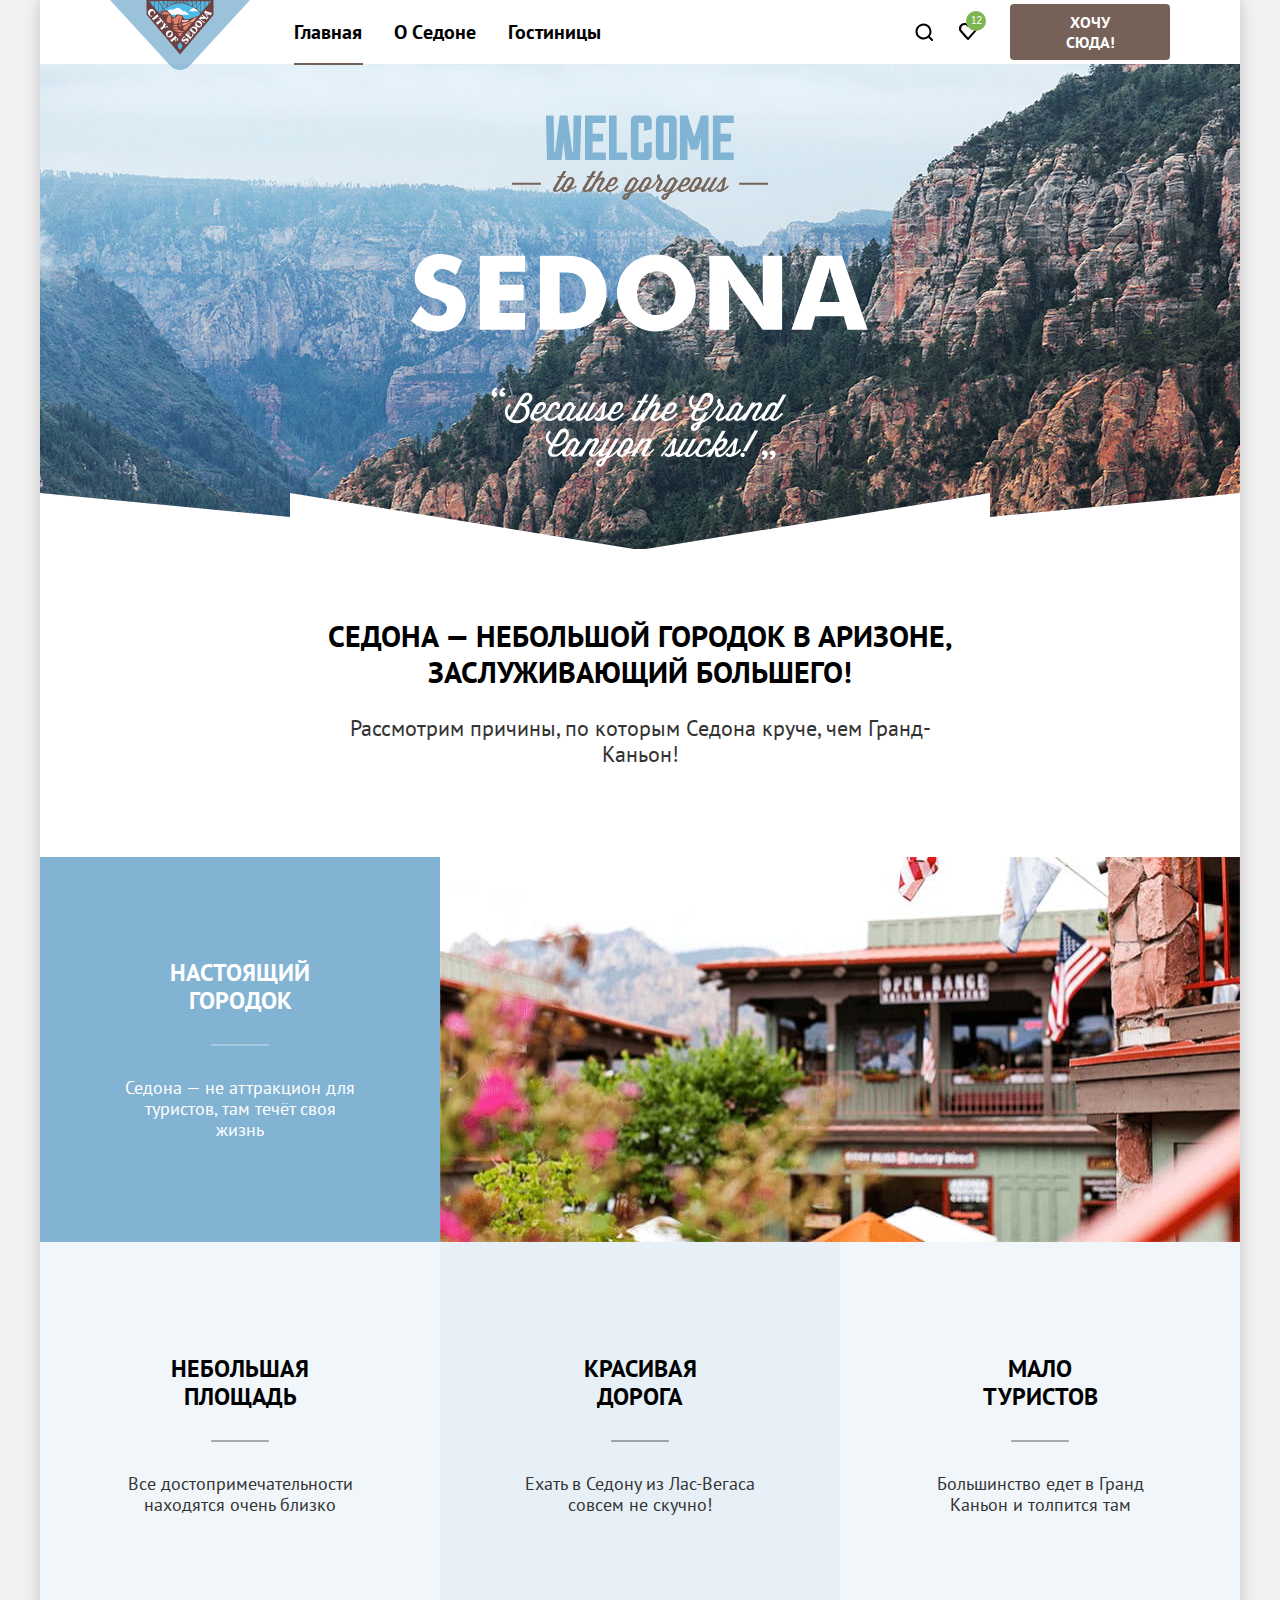
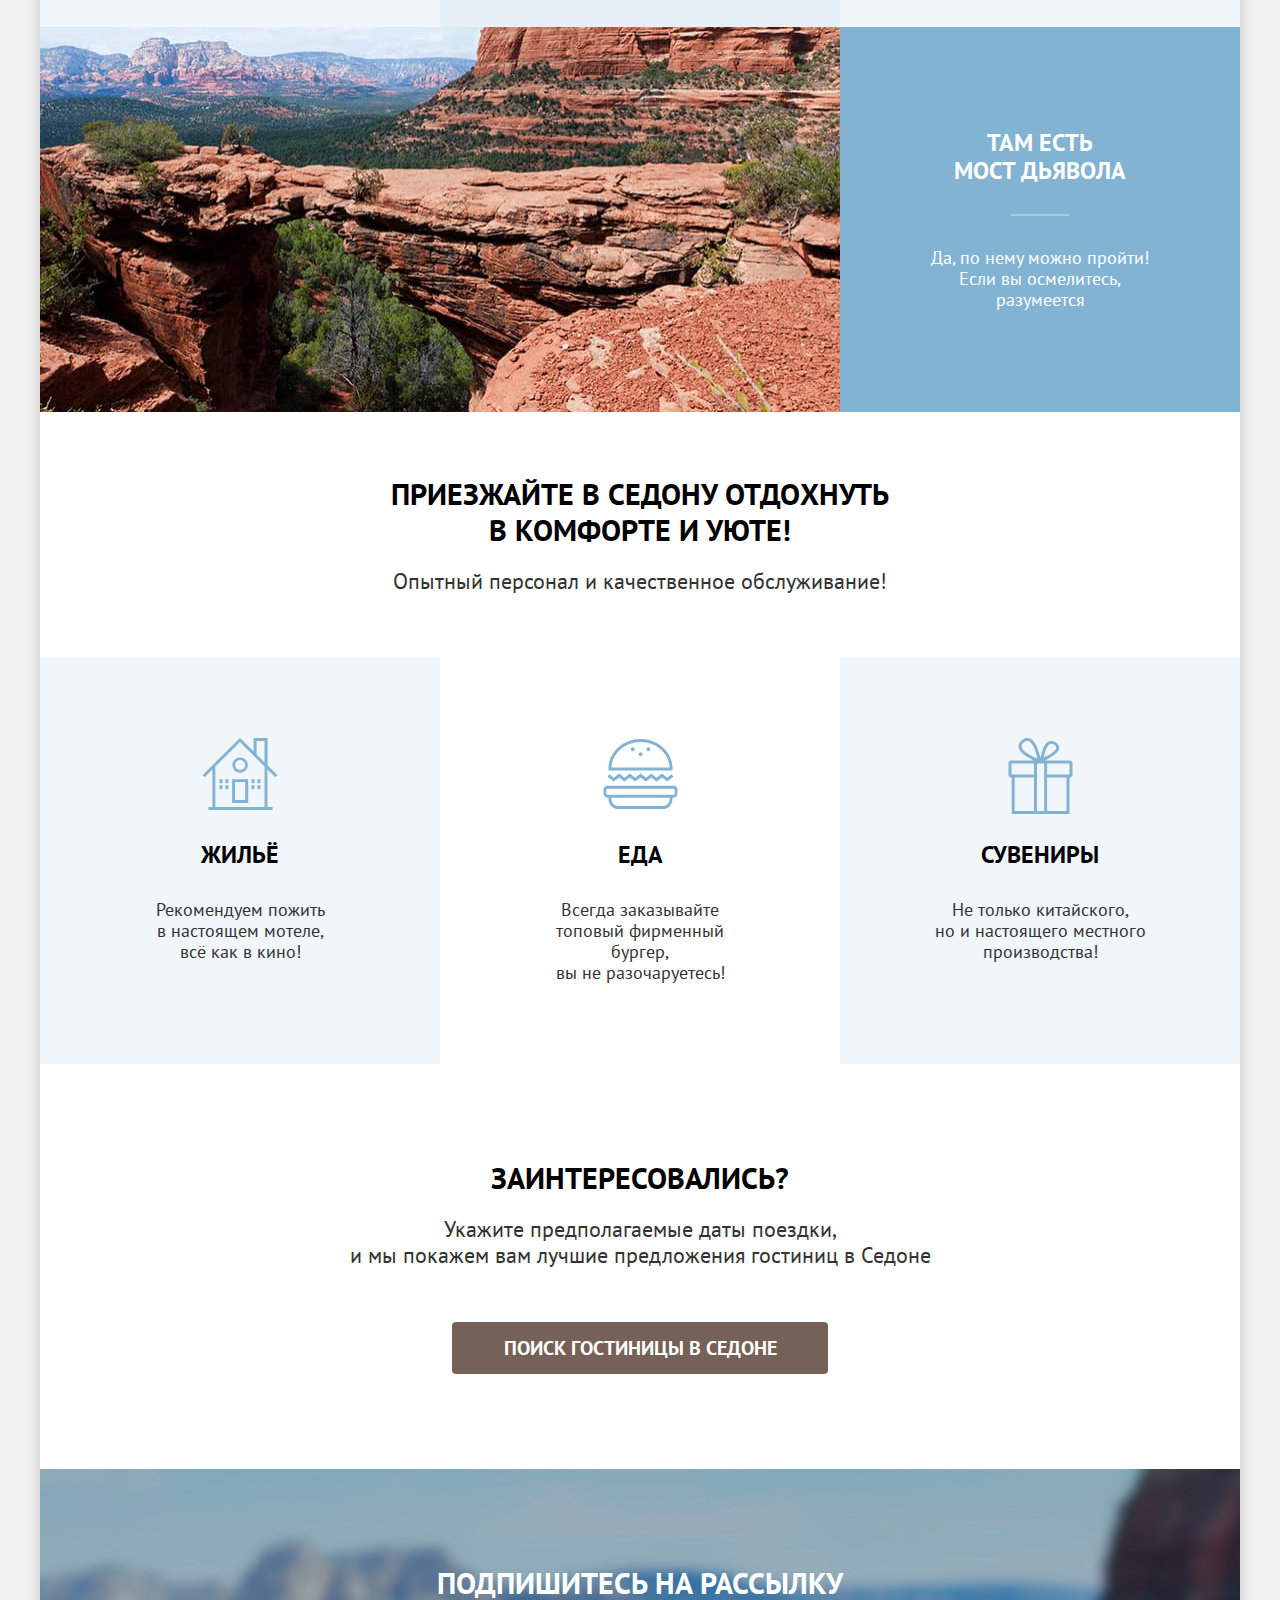
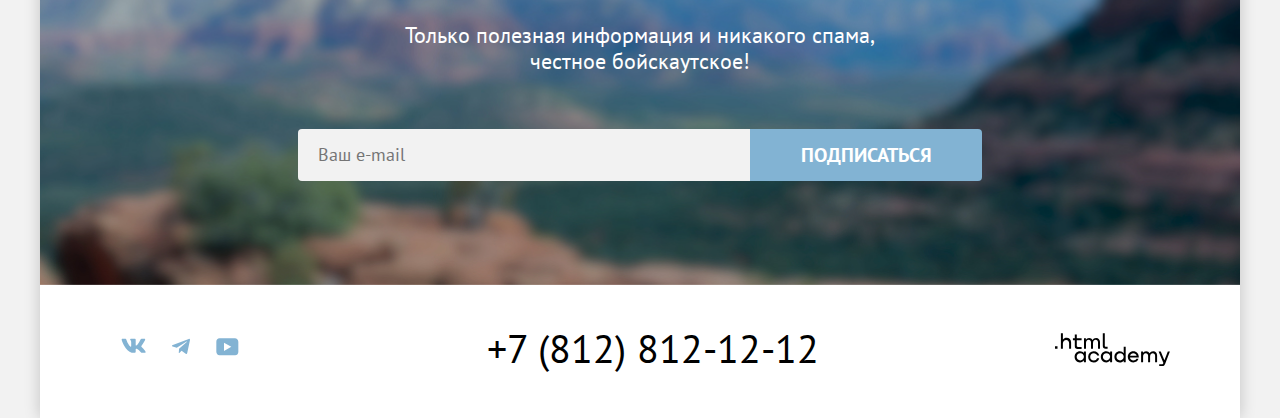
<file: index.html>
<!DOCTYPE html>
<html lang="ru">

  <head>
    <meta charset="utf-8">
    <link rel="stylesheet" href="styles/styles.css">
    <link rel="icon" href="favicon.ico">
    <link rel="icon" type="image/png" href="./images/favicon-32x32.png">
    <title>HTML Academy: Седона</title>
  </head>

  <body>
    <div class="container">
      <!-- хедер -->
      <header class="header-sedona" data-test="header">
        <a class="header-sedona-logotip" href="index.html">
          <img src="images/logo.svg" width="140" height="70" alt="Логотип компании sedona."></a>
        <nav class="header-sedona-navigation">
          <ul class="header-sedona-navigation-list">
            <li class="header-sedona-navigation-item ">
              <a class="header-sedona-navigation-link home-open-link" aria-current="page" href="index.html">Главная</a>
            </li>
            <li class="header-sedona-navigation-item">
              <a class="header-sedona-navigation-link" href="#">О Cедоне</a>
            </li>
            <li class="header-sedona-navigation-item">
              <a class="header-sedona-navigation-link" href="catalog.html">Гостиницы</a>
            </li>
          </ul>
          <ul class="header-sedona-navigation-list  header-sedona-icon">
            <li class="header-sedona-navigation-item navigation-search-icon">
              <a class="header-sedona-navigation-link navigation-search-link" href="#">
                <svg aria-label="иконка поиска" aria-hidden="true" focusable="false" role="img"
                  xmlns="http://www.w3.org/2000/svg" width="18" height="18" viewBox="0 0 18 18">
                  <path
                    d="m18.5 17-3.7-3.67c1-1.3 1.7-2.98 1.7-4.87A8 8 0 0 0 8.5.5C4.1.5.5 4.18.5 8.56a8 8 0 0 0 12.9 6.26l3.7 3.68 1.4-1.5Zm-10-2.48a6 6 0 0 1-6-5.96 6 6 0 0 1 12 0 6 6 0 0 1-6 5.96Z" />
                </svg>
                <span class="visually-hidden">Поиск</span></a>
            </li>
            <li class="header-sedona-navigation-item navigation-heart-icon">
              <button class="header-sedona-navigation-link navigation-heart-buttom" type="button">
                <svg aria-hidden="true" focusable="false" role="img" aria-label="иконка избранного в виде сердца"
                  xmlns="http://www.w3.org/2000/svg" width="18" height="17" viewBox="0 0 18 17">
                  <path
                    d="M8.9 17a.9.9 0 0 1-.8-.4c-5.4-6.1-6.7-7.5-7-7.9A5.4 5.4 0 0 1 5.5 0C6.8 0 8 .5 9 1.3a5.46 5.46 0 0 1 9 4.1c0 1.3-.5 2.5-1.3 3.4l-7 7.9c-.2.2-.4.3-.8.3Zm-6-9.5c.3.4 3.5 4 6.1 6.9l6.2-7c.5-.5.7-1.2.7-2 0-1.8-1.5-3.3-3.3-3.3-1 0-2 .5-2.7 1.3-.3.3-.6.4-.9.4-.3 0-.6-.2-.8-.4-.7-.8-1.7-1.3-2.7-1.3-1.8 0-3.3 1.5-3.3 3.3-.1.9.3 1.6.7 2.1-.1 0-.1 0 0 0Z" />
                </svg>
                <span class="visually-hidden">В избранном:
                  количество
                  отелей </span>
                <span class="header-sedona-navigation-namber">12</span></button>
            </li>
            <li class="header-sedona-navigation-item">
              <button class="header-sedona-navigation-link header-sedona-navigation-button" type="button"><span
                  class="header-navigation-text">Хочу
                  сюда!</span></button>
            </li>
          </ul>
        </nav>
      </header>
      <main class="main-container main-sedona" data-test="main">
        <section class="greetings-sedona">
          <h1 class="visually-hidden">Седона город в Аризоне</h1>
          <img class="mein-sedona-logo" src="images/welcome.svg" width="458" height="352"
            alt="Добропожаловать в Седону.">
        </section>
        <section class="attractions" data-test="hero">
          <div class="greeting-wrapper">
            <h2 class="greetings-title">
              Седона — небольшой городок в Аризоне, заслуживающий большего!
            </h2>
            <p class="greetings-text">
              Рассмотрим причины, по которым Седона круче, чем Гранд-Каньон!
            </p>
          </div>
          <!-- /* преимущества */ -->
          <ul class="attractions-list">
            <li class="attractions-item attractions-real-images">
              <div class="attraction-text-wrapper text-wrapper-img">
                <h3 class="attractions-title attractions-real-town-title"> Настоящий городок</h3>
                <p class="attractions-text attraction--text attractions-real-town-text">
                  Седона — не аттракцион для туристов, там течёт своя жизнь
                </p>
              </div>
              <div class="attractions-img-wrapp">
                <img class="attractions-real-town-img" src="images/photo-1.jpg" width="800" height="385"
                  alt="Домик на фоне гор с терассой.">
              </div>
            </li>
            <li class="attractions-item attractions-square">
              <div class="attraction-text-wrapper">
                <h3 class="attractions-title">Небольшая площадь</h3>
                <p class="attractions-text">
                  Все достопримечательности находятся очень близко
                </p>
              </div>
            </li>
            <li class="attractions-item attractions-road">
              <div class="attraction-text-wrapper">
                <h3 class="attractions-title">
                  Красивая<br>дорога
                </h3>
                <p class="attractions-text">
                  Ехать в Седону из Лас-Вегаса совсем не скучно!
                </p>
              </div>
            </li>
            <li class="attractions-item attractions-tourists">
              <div class="attraction-text-wrapper">
                <h3 class="attractions-title">Мало<br>туристов</h3>
                <p class="attractions-text">
                  Большинство едет в Гранд Каньон и толпится там
                </p>
              </div>
            </li>
            <li class="attractions-item attractions-devilis-images">
              <div class="attraction-text-wrapper text-wrapper-img">
                <h3 class="attractions-title attractions-devilis-bridge-title">
                  Там есть <br>мост дьявола
                </h3>
                <p class="attractions-text attraction--text attractions-devilis-bridge-text ">
                  Да, по нему можно пройти! Если вы осмелитесь, разумеется
                </p>
              </div>
              <div class="attractions-img-wrapp">
                <img class="attractions-devilis-bridge-img " src="images/photo-2.jpg" width="800" height="385"
                  alt="Домик на фоне гор с терассой.">
              </div>
            </li>
          </ul>
        </section>
        <!-- приезжай в Седону -->
        <section class="advantages" data-test="advantages">
          <div class="advantages-sedona-text">
            <h2 class="sedona-come-title">
              Приезжайте в Седону отдохнуть в комфорте и уюте!
            </h2>
            <p class="sedona-come-text">
              Опытный персонал и качественное обслуживание!
            </p>
          </div>
          <!-- офферы -->
          <ul class="advantages-list">
            <li class="advantages-item advantages-home">
              <div class="advantages-wrapper advantages-icon">
                <h3 class="advantages-title">Жильё</h3>
                <p class="advantages-text">
                  Рекомендуем пожить<br>в настоящем мотеле,<br> всё как в кино!
                </p>
              </div>
            </li>
            <li class="advantages-item advantages-food">
              <div class="advantages-wrapper advantages-icon">
                <h3 class="advantages-title">Еда</h3>
                <p class="advantages-text">
                  Всегда заказывайте<br> топовый фирменный бургер,<br> вы не разочаруетесь!
                </p>
              </div>
            </li>
            <li class="advantages-item advantages-souvenirs">
              <div class="advantages-wrapper advantages-icon">
                <h3 class="advantages-title">Сувениры</h3>
                <p class="advantages-text">
                  Не только китайского,<br> но и настоящего местного<br> производства!
                </p>
              </div>
            </li>
          </ul>
        </section>
        <!-- призыв к действию -->
        <section class="interested" data-test="search">
          <h2 class="interested-title">
            Заинтересовались?
          </h2>
          <p class="interested-text">
            Укажите предполагаемые даты поездки,<br> и мы покажем вам лучшие
            предложения гостиниц в Седоне
          </p>
          <a class="interested-link-button" href="#">
            Поиск гостиницы в Седоне
          </a>
        </section>
        <!-- подписаться на рассылку -->
        <section class="subscribe subscribe-images" data-test="subscribe">
          <div class="subscribe-wrapp">
            <h2 class="subscribe-title ">
              Подпишитесь на рассылку
            </h2>
            <p class="subscribe-text ">
              Только полезная информация и никакого спама, честное бойскаутское!
            </p>
          </div>
          <form class="subscribe-form" action="https://echo.htmlacademy.ru/" method="post">
            <label class="visually-hidden" for="subscribe-form">Укажите ваш email</label>
            <input class="subscribe-input" id="subscribe-form" type="email" name="email" placeholder="Ваш e-mail"
              required>
            <button class="subscribe-button" type="submit">Подписаться</button>
          </form>
        </section>
      </main>
      <footer class="sedona-footer" data-test="footer">
        <ul class="sedona-social-list">
          <li class="sedona-social-item">
            <a class="sedona-social-link" href="https://vk.com/htmlacademy">
              <span class="visually-hidden">Vkontakte</span>
              <svg class="social-icon" role="img" aria-label="иконка соцсети Vkontakte." aria-hidden="true"
                focusable="false" xmlns="http://www.w3.org/2000/svg" width="25" height="15" viewBox="0 0 25 15">
                <path fill-rule="evenodd"
                  d="M24.12 1.8c.16-.54 0-.94-.8-.94H20.7c-.67 0-.98.34-1.15.73 0 0-1.33 3.2-3.22 5.27-.61.6-.9.8-1.23.8-.16 0-.41-.2-.41-.75v-5.1c0-.66-.19-.95-.74-.95H9.82c-.42 0-.67.3-.67.59 0 .62.95.76 1.04 2.51v3.8c0 .83-.15.98-.48.98-.9 0-3.06-3.2-4.34-6.88-.25-.72-.5-1-1.18-1H1.57c-.75 0-.9.34-.9.73 0 .68.89 4.07 4.14 8.55 2.17 3.06 5.23 4.72 8 4.72 1.68 0 1.88-.37 1.88-1v-2.32c0-.74.16-.88.7-.88.38 0 1.05.19 2.6 1.66 1.79 1.75 2.08 2.54 3.08 2.54h2.63c.75 0 1.12-.37.9-1.1-.23-.72-1.08-1.77-2.2-3.02-.62-.71-1.54-1.48-1.82-1.86-.39-.5-.28-.71 0-1.15 0 0 3.2-4.42 3.54-5.93Z"
                  clip-rule="evenodd" />
              </svg>
            </a>
          </li>
          <li class="sedona-social-item">
            <a class="sedona-social-link" href="https://t.me/htmlacademy">
              <span class="visually-hidden">Telegram</span>
              <svg class="social-icon" role="img" aria-label="иконка соцсети Telegram." aria-hidden="true"
                focusable="false" xmlns="http://www.w3.org/2000/svg" width="18" height="17" viewBox="0 0 18 17">
                <path
                  d="M16.79.96.84 7.1c-1.09.44-1.08 1.05-.2 1.32l4.1 1.28 9.47-5.98c.44-.27.85-.13.52.17l-7.68 6.93-.28 4.22c.41 0 .6-.2.83-.41l1.99-1.94 4.13 3.06c.77.42 1.31.2 1.5-.71l2.72-12.8c.28-1.1-.43-1.61-1.16-1.28Z" />
              </svg></a>
          </li>
          <li class="sedona-social-item">
            <a class="sedona-social-link" href="https://www.youtube.com/user/htmlacademyru">
              <span class="visually-hidden">Youtube</span>
              <svg class="social-icon" role="img" aria-label="иконка соцсети Youtube." aria-hidden="true"
                focusable="false" xmlns="http://www.w3.org/2000/svg" width="23" height="18" viewBox="0 0 23 18">
                <path
                  d="M18.94.36H3.51C1.65.36.33 1.95.33 3.76v10.09c0 1.91 1.32 3.5 3.18 3.5h15.65c1.64 0 3.17-1.59 3.17-3.4V3.76c-.22-1.8-1.53-3.4-3.39-3.4ZM7.99 12.89V4.82l7.34 4.04-7.34 4.03Z" />
              </svg></a>
          </li>
        </ul>
        <address class="sedona-phone">
          <a class="sedona-footer-tel" href="tel:+78128121212">+7 (812) 812-12-12</a>
        </address>
        <div class="sedona-autor">
          <a class="sedona-autor-toggle" href="https://htmlacademy.ru/">
            <svg class="autor-icon" aria-hidden="true" focusable="false" aria-label="иконка соц сетей html academi "
              xmlns="http://www.w3.org/2000/svg" role="img" width="115" height="33" viewBox="0 0 115 33">
              <path
                d="M0 13.26v2.6h2.5v-2.6H0ZM11.6 4.86c-1.6 0-2.8.7-3.6 1.7h-.1V.36h-2v15.5h2v-5.3c0-2.1 1.3-3.6 3.3-3.6 1.8 0 2.9 1.4 2.9 3.2v5.7h2v-6.1c.1-3-1.8-4.9-4.5-4.9ZM26.6 5.16h-4.8v-3.7h-2v3.8h-1.9v2h1.9v6c0 1.7 1 2.7 2.7 2.7h4.1v-2h-3.7c-.7 0-1.1-.4-1.1-1.1v-5.7h4.8v-2ZM41.1 4.96c-1.6 0-2.9.8-3.5 2.1h-.1c-.6-1.2-1.8-2.1-3.4-2.1-1.4 0-2.5.8-3.1 1.8h-.1v-1.6H29v10.6h2v-5.4c0-2 1-3.5 2.6-3.5 1.5 0 2.4 1 2.4 2.6v6.3h2v-5.6c0-2.4 1.4-3.3 2.6-3.3 1.5 0 2.4 1 2.4 2.6v6.3h2v-6.5c.1-2.5-1.4-4.3-3.9-4.3ZM47.8 13.06c0 1.7 1 2.7 2.8 2.7h2v-2h-1.7c-.7 0-1.1-.4-1.1-1.1V.36h-2v12.7ZM28.9 20.06c-.9-1.1-2.2-1.8-3.9-1.8-3.1 0-5.4 2.3-5.4 5.6s2.3 5.6 5.4 5.6c1.8 0 3-.8 3.8-1.9h.1v1.6h2v-10.6h-2v1.5Zm-3.6 7.4c-2.2 0-3.6-1.6-3.6-3.6s1.4-3.6 3.6-3.6 3.6 1.6 3.6 3.6c0 1.9-1.4 3.6-3.6 3.6ZM44.2 22.36c-.5-2.4-2.6-4.1-5.4-4.1a5.4 5.4 0 0 0-5.6 5.6c0 3.1 2.2 5.6 5.6 5.6 2.8 0 4.9-1.8 5.4-4.2h-2.1a3.4 3.4 0 0 1-3.3 2.3c-2.2 0-3.6-1.6-3.6-3.6s1.4-3.6 3.6-3.6c1.6 0 2.8 1 3.3 2.2h2.1v-.2ZM55.1 20.06c-.9-1.1-2.2-1.8-3.9-1.8-3.1 0-5.4 2.3-5.4 5.6s2.3 5.6 5.4 5.6c1.8 0 3-.8 3.8-1.9h.1v1.6h2v-10.6h-2v1.5Zm-3.6 7.4c-2.2 0-3.6-1.6-3.6-3.6s1.4-3.6 3.6-3.6 3.6 1.6 3.6 3.6c0 1.9-1.5 3.6-3.6 3.6ZM68.7 20.16c-.9-1.1-2.2-1.9-3.9-1.9-3.1 0-5.4 2.3-5.4 5.6s2.2 5.6 5.4 5.6c1.7 0 3-.8 3.8-1.8h.1v1.5h2v-15.4h-2v6.4Zm-3.6 7.3c-2.2 0-3.6-1.6-3.6-3.6s1.4-3.6 3.6-3.6 3.6 1.6 3.6 3.6c-.1 2-1.5 3.6-3.6 3.6ZM78.3 18.26c-3.3 0-5.5 2.5-5.5 5.6 0 3 2.1 5.6 5.5 5.6 2.5 0 4.5-1.3 5.2-3.6h-2.1c-.5 1-1.6 1.6-3 1.6-1.9 0-3.3-1.3-3.4-2.9h8.8c.2-3.6-2-6.3-5.5-6.3Zm0 1.9c1.7 0 3 1 3.3 2.6h-6.5c.3-1.5 1.5-2.6 3.2-2.6ZM98.2 18.26c-1.6 0-2.9.8-3.6 2h-.1c-.6-1.2-1.8-2-3.4-2-1.4 0-2.5.7-3.1 1.8v-1.5h-1.9v10.6h2v-5.4c0-2 1-3.4 2.6-3.5 1.5 0 2.4 1 2.4 2.6v6.3h2v-5.6c0-2.4 1.4-3.3 2.6-3.3 1.5 0 2.4 1 2.4 2.6v6.3h2v-6.5c.1-2.6-1.4-4.4-3.9-4.4ZM109.4 27.36l-3.6-8.9h-2.2l4.8 11.6c-.3.9-.7 1.2-1.7 1.2h-2.5v2h2.5c1.8 0 2.8-.8 3.5-2.6l4.7-12.2h-2.1l-3.4 8.9Z" />
            </svg></a>
        </div>
      </footer>
      <!-- попап -->
      <div class="madal-container open-modal">
        <div class="modal modal-auth">
          <button class="modal-close-button" type="button">
            <span class="visually-hidden">Закрыть</span></button>
          <div class="modal-search">
            <h2 class="modal-search-title">Поиск гостиницы в Седоне</h2>
            <form action="https://echo.htmlacademy.ru/" method="post">
              <ul class="modal-list">
                <li class="modal-item">
                  <label class="label-input label-arrival" for="arrival">Дата Заезда:
                    <input class="modal-input arrival-input" id="arrival" type="text" name="arrival"
                      value="27 апреля 2020" placeholder="27 апреля 2020" required>
                    <span class="modal-text modal-warrning">Мы не можем отправить вас в прошлое.</span>
                  </label>
                </li>
                <li class="modal-item">
                  <label class="label-input label-departure" for="departure">Дата Выезда:
                    <input class="modal-input departure-input" id="departure" type="text" name="departure"
                      value="1 сентября 2023" placeholder="1 сентября 2023" required>
                    <span class="modal-text">На эти даты есть свободные номера. Пока есть.</span>
                  </label>
                </li>
              </ul>
              <ul class="modal-list modal--list">
                <li class="modal-item modal-sorting">
                  <label class="label-input modal-title" for="modal-adults">Взрослые:</label>
                  <div class="button-wrapper">
                    <button class="button-input minus" type="button">
                      <span class="visually-hidden">Уменьшить количество взрослых.</span>
                    </button>
                    <input class="modal-input input-adults" id="modal-adults" name="adults" type="number" value="2"
                      placeholder="2" required>
                    <button class="button-input plus" type="button">
                      <span class="visually-hidden">Увеличить количество взрослых. </span>
                    </button>
                  </div>
                </li>
                <li class="modal-item modal-sorting">
                  <label class="label-input modal-children" for="modal-children">Дети: </label>
                  <!-- тултип -->
                  <div class="tooltip-wrapper">
                    <span class="tooltip">
                      <button class="tooltip-toggle" type="button" aria-labelledby="tooltip-label-data">i</button>
                      <span class="tooltip-text" role="tooltip" id="tooltip-label-data">Укажите количество детей,
                        которые
                        будут с вами, возраст которых от 6 до
                        18 лет. Дети<br>до 6 лет размещаются бесплатно.</span>
                    </span>
                  </div>
                  <div class="button-wrapper">
                    <button class="button-input minus" type="button">
                      <span class="visually-hidden">Уменьшить количество детей.</span>
                    </button><input class="modal-input input-children" id="modal-children" type="number" name="children"
                      value="2" placeholder="2">
                    <button class="button-input plus" type="button">
                      <span class="visually-hidden">Увеличить количество детей.</span>
                    </button>
                  </div>
                </li>
              </ul>
              <button class="modal-find" type="submit">Найти</button>
            </form>
          </div>
        </div>
      </div>
    </div>
  </body>

</html>
</file>
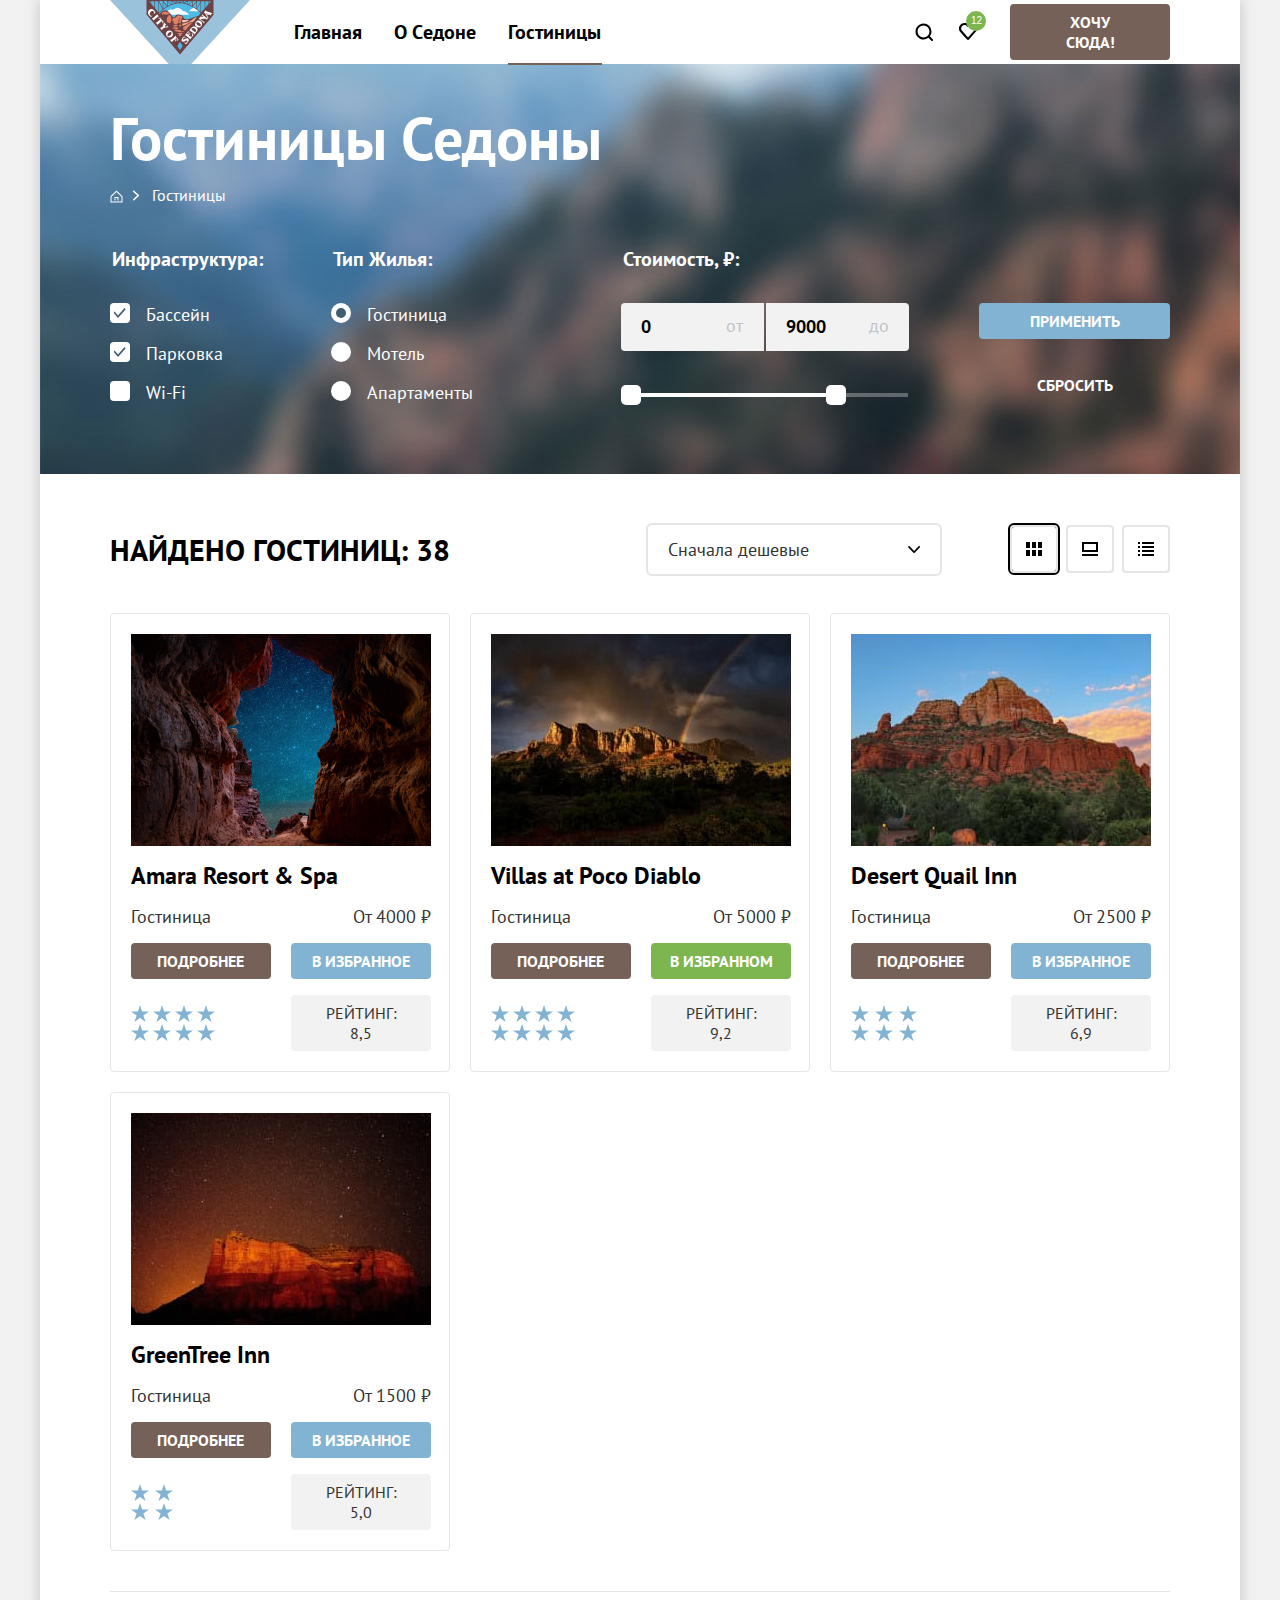
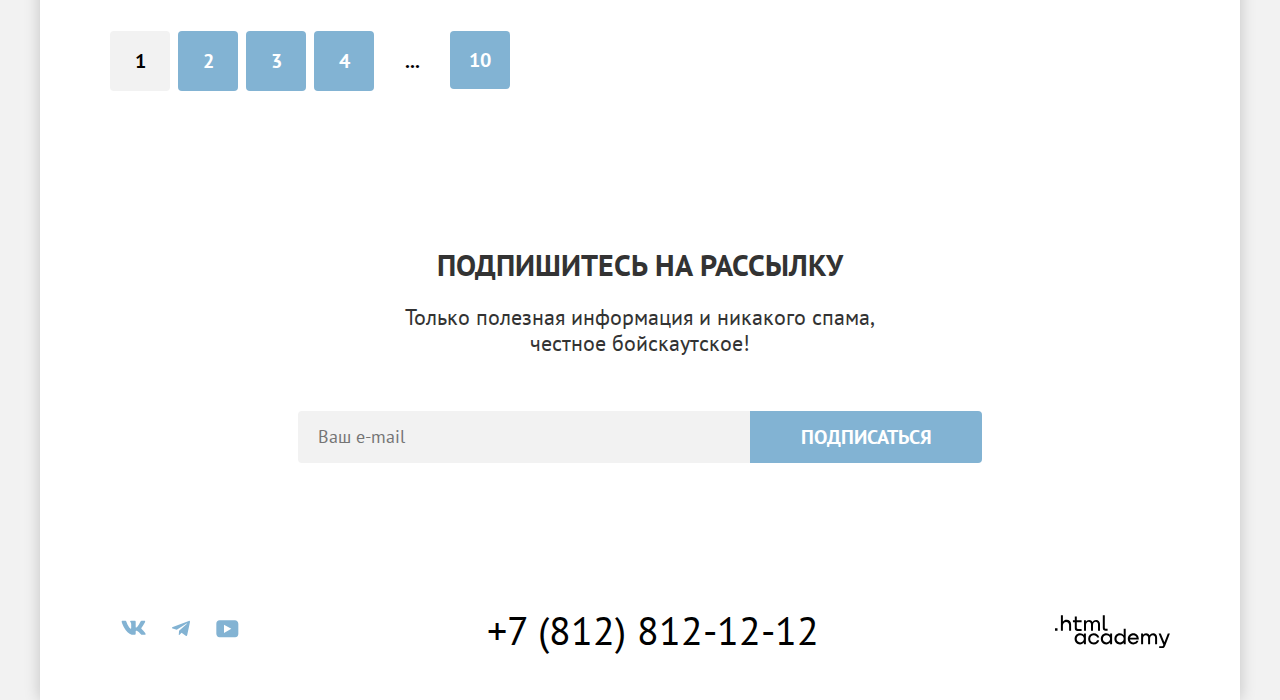
<file: catalog.html>
<!DOCTYPE html>
<html lang="ru">

  <head>
    <meta charset="UTF-8">
    <meta name="viewport" content="width=device-width, initial-scale=1.0">
    <link rel="stylesheet" href="styles/styles.css">
    <link rel="icon" href="favicon.ico">
    <link rel="icon" type="image/png" href="./images/favicon-32x32.png">
    <title>Гостиницы Седоны</title>
  </head>

  <body>
    <div class="container">
      <header class="header-sedona" data-test="header">
        <a class="header-sedona-logotip" href="index.html">
          <img src="images/logo.svg" width="140" height="70" alt="Логотип компании sedona."></a>
        <nav class="header-sedona-navigation">
          <ul class="header-sedona-navigation-list">
            <li class="header-sedona-navigation-item ">
              <a class="header-sedona-navigation-link" aria-current="page" href="index.html">Главная</a>
            </li>
            <li class="header-sedona-navigation-item">
              <a class="header-sedona-navigation-link" href="#">О Cедоне</a>
            </li>
            <li class="header-sedona-navigation-item">
              <a class="header-sedona-navigation-link hotel-open-link" href="catalog.html">Гостиницы</a>
            </li>
          </ul>
          <ul class="header-sedona-navigation-list header-sedona-icon">
            <li class="header-sedona-navigation-item navigation-search-icon">
              <a class="header-sedona-navigation-link navigation-search-link" href="#">
                <svg aria-hidden="true" focusable="false" role="img" aria-label="иконка поиска"
                  xmlns="http://www.w3.org/2000/svg" width="18" height="18" viewBox="0 0 18 18">
                  <path
                    d="m18.5 17-3.7-3.67c1-1.3 1.7-2.98 1.7-4.87A8 8 0 0 0 8.5.5C4.1.5.5 4.18.5 8.56a8 8 0 0 0 12.9 6.26l3.7 3.68 1.4-1.5Zm-10-2.48a6 6 0 0 1-6-5.96 6 6 0 0 1 12 0 6 6 0 0 1-6 5.96Z" />
                </svg>
                <span class="visually-hidden">Поиск</span></a>
            </li>
            <li class="header-sedona-navigation-item
            navigation-heart-icon">
              <button class="header-sedona-navigation-link navigation-heart-buttom" type="button">
                <svg aria-hidden="true" focusable="false" role="img" aria-label="иконка избранного в виде сердца"
                  xmlns="http://www.w3.org/2000/svg" width="18" height="17" viewBox="0 0 18 17">
                  <path
                    d="M8.9 17a.9.9 0 0 1-.8-.4c-5.4-6.1-6.7-7.5-7-7.9A5.4 5.4 0 0 1 5.5 0C6.8 0 8 .5 9 1.3a5.46 5.46 0 0 1 9 4.1c0 1.3-.5 2.5-1.3 3.4l-7 7.9c-.2.2-.4.3-.8.3Zm-6-9.5c.3.4 3.5 4 6.1 6.9l6.2-7c.5-.5.7-1.2.7-2 0-1.8-1.5-3.3-3.3-3.3-1 0-2 .5-2.7 1.3-.3.3-.6.4-.9.4-.3 0-.6-.2-.8-.4-.7-.8-1.7-1.3-2.7-1.3-1.8 0-3.3 1.5-3.3 3.3-.1.9.3 1.6.7 2.1-.1 0-.1 0 0 0Z" />
                </svg>
                <span class="visually-hidden">В избранном:
                  количество
                  отелей </span>
                <span class="header-sedona-navigation-namber">12</span></button>
            </li>
            <li class="header-sedona-navigation-item">
              <button class="header-sedona-navigation-link header-sedona-navigation-button" type="button"><span
                  class="header-navigation-text">Хочу
                  сюда!</span></button>
            </li>
          </ul>
        </nav>
      </header>
      <main class="main-container sedona-hotels-main" data-test="main">
        <div class="sedona-hotel-images">
          <h1 class="sedona-hotels-title">
            Гостиницы Седоны
          </h1>
          <ul class="sedona-hotels-list">
            <li class="sedona-hotels-item sedona-hotels-home">
              <a class="sedona-hotels-link" href="index.html">
                <svg aria-hidden="true" focusable="false" role="img" xmlns="http://www.w3.org/2000/svg" width="13"
                  height="15" viewBox="0 0 13 15" fill="currentColor">
                  <path d="m6.5.5-6 5.8v6.2h12V6.3L6.5.5Zm5 11h-10V6.7l5-4.8 5 4.8v4.8Z" />
                  <path d="M4.5 10.5h1V8h2v2.5h1V7h-4v3.5Z" />
                </svg>
                <span class="visually-hidden">Главная</span>
              </a>
            </li>
            <li class="sedona-hotels-item">
              <a class="sedona-hotels-link hotels-link-arrow" aria-current="page">Гостиницы</a>
            </li>
          </ul>
          <!-- Список услуг с фильтрами -->
          <section class="sedona-hotels" data-test="filter">
            <h2 class="visually-hidden">Список услуг с фильтрами</h2>
            <form class="sedona-hotels-form" id="filter-katalog" action="https://echo.htmlacademy.ru/" method="get">
              <fieldset class="hotels-grow hotels-checkbox-group">
                <legend class="hotels-filter-title hotels-checkbox-title">Инфраструктура:</legend>
                <ul class="hotel-list-filter hotels-checkbox-list">
                  <li class="hotel-item hotels-checkbox-item">
                    <label class="hotels-checkbox-label" for="hotels-pool"><input
                        class="hotels-checkbox-input checked-input visually-hidden" id="hotels-pool" type="checkbox"
                        name="hotels-pool" value="pool" checked>
                      <span class="switch switch-checkbox"></span>
                      <span class="label-name label-pool">Бассейн</span>
                    </label>
                  </li>
                  <li class="hotel-item hotels-checkbox-item">
                    <label class="hotels-checkbox-label" id="hotels-parking"><input
                        class="hotels-checkbox-input checked-input visually-hidden" type="checkbox"
                        name="hotels-parking" value="parking" checked>
                      <span class="switch switch-checkbox"></span>
                      <span class="label-name label-parking">Парковка</span></label>
                  </li>
                  <li class="hotel-item hotels-checkbox-item">
                    <label class="hotels-checkbox-label" for="hotels-wi-fi"><input
                        class="hotels-checkbox-input checked-input visually-hidden" id="hotels-wi-fi" type="checkbox"
                        name="hotels-wi-fi" value="wi-fi">
                      <span class="switch switch-checkbox"></span>
                      <span class="label-name label-wifi">Wi-Fi</span></label>
                  </li>
                </ul>
              </fieldset>
              <fieldset class="hotels-grow hotels-radio-group">
                <legend class="hotels-filter-title hotels-radio-title">Тип Жилья:</legend>
                <ul class="hotel-list-filter hotels-radio-list">
                  <li class="hotel-item hotels-radio-item">
                    <label class="hotels-radio-label" for="hotels"><input
                        class="hotels-radio-input checked-input visually-hidden" id="hotels" type="radio"
                        name="type-housing" value="hotels" checked>
                      <span class="switch switch-radio"></span>
                      <span class="label-name"></span>Гостиница</label>
                  </li>
                  <li class="hotel-item hotels-radio-item">
                    <label class="hotels-radio-label" for="motel"><input
                        class="hotels-radio-input checked-input visually-hidden" id="motel" type="radio"
                        name="type-housing" value="motel">
                      <span class="switch switch-radio"></span>
                      <span class="label-name"></span>Мотель</label>
                  </li>
                  <li class="hotel-item hotels-radio-item">
                    <label class="hotels-radio-label" for="apartments"><input
                        class="hotels-radio-input checked-input visually-hidden" id="apartments" type="radio"
                        name="type-housing" value="apartments">
                      <span class="switch switch-radio"></span>
                      <span class="label-name">Апартаменты</span></label>
                  </li>
                </ul>
              </fieldset>
              <fieldset class="price">
                <legend class="hotels-filter-title hotels-price-title">Стоимость, ₽:</legend>
                <div class="price-wrapper">
                  <label class="price-label price-ot" for="price-ot">от</label>
                  <input class="input-ot" id="price-ot" type="number" value="0" placeholder="0">
                  <label class="price-label price-do" for="price-do">до</label>
                  <input class="input-do" id="price-do" type="number" value="9000" placeholder="9000">
                </div>
                <div class="slider">
                  <div class="slider-wrapper" style="left: 0; width: 225px">
                    <button class="range-bar slider-min" type="button"><span class="visually-hidden">Ползунок
                        минимальной
                        цены.</span></button>
                    <button class="range-bar slider-max" type="button"><span class="visually-hidden">Ползунок
                        максимальной
                        цены.</span></button>
                  </div>
                </div>
              </fieldset>
              <div class="hotels-button-wrapper">
                <button class="hotels-button-filter hotels-button-apply" type="submit">Применить</button>
                <button class="hotels-button-filter hotels-button-reset" type="reset">Сбросить</button>
              </div>
            </form>
          </section>
        </div>
        <!-- Расположение отелей Седоны -->
        <section class="list-hotel" data-test="catalog">
          <h2 class="list-hotel-title">
            Найдено гостиниц:<span class="list-hotel-namber">38</span>
          </h2>
          <select class="list-sorting" name="hotel-sorting" aria-label="Сортировка">
            <option value="cheap" selected>Сначала дешевые</option>
            <option value="business">Бизнес класс</option>
          </select>
          <div class="location-hotel">
            <h2 class="visually-hidden">Расположение отелей Седоны</h2>
            <ul class="location-hotel-list">
              <li class="location-hotel-item">
                <button class="location-hotel-link activ" type="button">
                  <span class="visually-hidden">Расположение отелей по вертикали в три ряда</span>
                </button>
              </li>
              <li class="location-hotel-item">
                <button class="location-hotel-link activ-one" type="button"><span class="visually-hidden">Расположение
                    отелей в один ряд</span>
                </button>
              </li>
              <li class="location-hotel-item">
                <button class="location-hotel-link activ-list" type="button"><span class="visually-hidden">Расположение
                    отелей по горизонтали в строку</span>
                </button>
              </li>
            </ul>
          </div>
        </section>
        <!-- список отелей карточек -->
        <section class="hotel-gallery">
          <h2 class="visually-hidden">Рейтинг отелей</h2>
          <ul class="hotel-gallery-list">
            <li class="hotel-gallery-item">
              <a class="hotel-gallery-link-img" href="#"><img src="images/catalagy-hotel/hotel-1.jpg" width="300"
                  height="212" alt="Расщелина в горах на фоне темно синего звездного неба."></a>
              <a class="hotel-gallery-link" href="#">
                <h3 class="hotel-gallery-title" tabindex="-1">Amara Resort & Spa</h3>
              </a>
              <div class="wrapper-catalog">
                <span class="hotel-gallery-span">Гостиница</span>
                <b class="hotel-gallery-prise">От 4000 ₽</b>
                <a class="hotel-gallery-button-link" href="#">Подробнее</a>
                <button class="hotel-gallery-button" type="button">
                  В избранное
                </button>
                <p class="hotel-gallery-stars numbers-four-star">
                  <span class="visually-hidden">4 звезды</span>
                </p>
                <p class="hotel-gallery-rating">Рейтинг: <span>8,5</span></p>
              </div>
            </li>
            <li class="hotel-gallery-item">
              <a class="hotel-gallery-link-img" href="#"><img src="images/catalagy-hotel/hotel-2.jpg" width="300"
                  height="212" alt="На фоне гор двойная радуга."></a>
              <a class="hotel-gallery-link" href="#">
                <h3 class="hotel-gallery-title" tabindex="-1">Villas at Poco Diablo</h3>
              </a>
              <div class="wrapper-catalog">
                <span class="hotel-gallery-span">Гостиница</span>
                <b class="hotel-gallery-prise">От 5000 ₽</b>
                <a class="hotel-gallery-button-link" href="#">Подробнее</a>
                <button class="hotel-gallery-button gallery-button-favorites" type="button">
                  В избранном
                </button>
                <p class="hotel-gallery-stars numbers-four-star">
                  <span class="visually-hidden">5 звезды</span>
                </p>
                <p class="hotel-gallery-rating">Рейтинг: <span>9,2</span></p>
              </div>
            </li>
            <li class="hotel-gallery-item">
              <a class="hotel-gallery-link-img" href="#"><img src="images/catalagy-hotel/hotel-3.jpg" width="300"
                  height="212" alt="Гора на фоне голубого неба с облоками."></a>
              <a class="hotel-gallery-link" href="#">
                <h3 class="hotel-gallery-title" tabindex="-1">Desert Quail Inn</h3>
              </a>
              <div class="wrapper-catalog">
                <span class="hotel-gallery-span">Гостиница</span>
                <b class="hotel-gallery-prise">От 2500 ₽</b>
                <a class="hotel-gallery-button-link" href="#">Подробнее</a>
                <button class="hotel-gallery-button" type="button">
                  В избранное
                </button>
                <p class="hotel-gallery-stars numbers-three-star">
                  <span class="visually-hidden">3 звезды</span>
                </p>
                <p class="hotel-gallery-rating">Рейтинг: <span>6,9</span></p>
              </div>
            </li>
            <li class="hotel-gallery-item">
              <a class="hotel-gallery-link-img" href="#"><img src="images/catalagy-hotel/hotel-4.jpg" width="300"
                  height="212" alt="Гора на алом фоне co звездами."></a>
              <a class="hotel-gallery-link" href="#">
                <h3 class="hotel-gallery-title" tabindex="-1">GreenTree Inn</h3>
              </a>
              <div class="wrapper-catalog">
                <span class="hotel-gallery-span">Гостиница</span>
                <b class="hotel-gallery-prise">От 1500 ₽</b>
                <a class="hotel-gallery-button-link" href="#">Подробнее</a>
                <button class="hotel-gallery-button" type="button">
                  В избранное
                </button>
                <p class="hotel-gallery-stars numbers-two-star">
                  <span class="visually-hidden">2 звезд</span>
                </p>
                <p class="hotel-gallery-rating">Рейтинг: <span>5,0</span></p>
              </div>
            </li>
          </ul>
        </section>
        <section class="pagination-hotel">
          <ul class="pagination-hotel-list">
            <li class="pagination-hotel-item pagination-open">
              <a class="pagination-hotel-link pagination-open-link">1</a>
            </li>
            <li class="pagination-hotel-item">
              <a class="pagination-hotel-link" href="#">2</a>
            </li>
            <li class="pagination-hotel-item">
              <a class="pagination-hotel-link" href="#">3</a>
            </li>
            <li class="pagination-hotel-item">
              <a class="pagination-hotel-link" href="#">4</a>
            </li>
            <li class="pagination-hotel-item ">
              <span class="pagination-hotel-link pagination-non">...</span>
            </li>
            <li class="pagination-hotel-item">
              <a class="pagination-hotel-link pagination-hotel-max-namber" href="#">10</a>
            </li>
          </ul>
        </section>
        <section class="subscribe subscribe-width" data-test="subscribe">
          <div class="subscribe-wrapp">
            <h2 class="subscribe-title subscribe-color-title">Подпишитесь на рассылку</h2>
            <p class="subscribe-text subscribe-color-text">
              Только полезная информация и никакого спама, честное бойскаутское!
            </p>
          </div>
          <form class="subscribe-form" action="https://echo.htmlacademy.ru/" method="post">
            <label class="visually-hidden" for="subscribe-form">Укажите ваш email</label>
            <input class="subscribe-input" id="subscribe-form" type="email" name="user email" placeholder="Ваш e-mail"
              required>
            <button class="subscribe-button" type="submit">Подписаться</button>
          </form>
        </section>
      </main>
      <footer class="sedona-footer" data-test="footer">
        <ul class="sedona-social-list">
          <li class="sedona-social-item">
            <a class="sedona-social-link" href="https://vk.com/htmlacademy">
              <span class="visually-hidden">Vkontakte</span>
              <svg class="social-icon" role="img" aria-label="иконка соцсети Vkontakte." aria-hidden="true"
                focusable="false" xmlns="http://www.w3.org/2000/svg" width="25" height="15" viewBox="0 0 25 15">
                <path fill-rule="evenodd"
                  d="M24.12 1.8c.16-.54 0-.94-.8-.94H20.7c-.67 0-.98.34-1.15.73 0 0-1.33 3.2-3.22 5.27-.61.6-.9.8-1.23.8-.16 0-.41-.2-.41-.75v-5.1c0-.66-.19-.95-.74-.95H9.82c-.42 0-.67.3-.67.59 0 .62.95.76 1.04 2.51v3.8c0 .83-.15.98-.48.98-.9 0-3.06-3.2-4.34-6.88-.25-.72-.5-1-1.18-1H1.57c-.75 0-.9.34-.9.73 0 .68.89 4.07 4.14 8.55 2.17 3.06 5.23 4.72 8 4.72 1.68 0 1.88-.37 1.88-1v-2.32c0-.74.16-.88.7-.88.38 0 1.05.19 2.6 1.66 1.79 1.75 2.08 2.54 3.08 2.54h2.63c.75 0 1.12-.37.9-1.1-.23-.72-1.08-1.77-2.2-3.02-.62-.71-1.54-1.48-1.82-1.86-.39-.5-.28-.71 0-1.15 0 0 3.2-4.42 3.54-5.93Z"
                  clip-rule="evenodd" />
              </svg>
            </a>
          </li>
          <li class="sedona-social-item">
            <a class="sedona-social-link" href="https://t.me/htmlacademy">
              <span class="visually-hidden">Telegram</span>
              <svg class="social-icon" role="img" aria-label="иконка соцсети Telegram." aria-hidden="true"
                focusable="false" xmlns="http://www.w3.org/2000/svg" width="18" height="17" viewBox="0 0 18 17">
                <path
                  d="M16.79.96.84 7.1c-1.09.44-1.08 1.05-.2 1.32l4.1 1.28 9.47-5.98c.44-.27.85-.13.52.17l-7.68 6.93-.28 4.22c.41 0 .6-.2.83-.41l1.99-1.94 4.13 3.06c.77.42 1.31.2 1.5-.71l2.72-12.8c.28-1.1-.43-1.61-1.16-1.28Z" />
              </svg></a>
          </li>
          <li class="sedona-social-item">
            <a class="sedona-social-link" href="https://www.youtube.com/user/htmlacademyru">
              <span class="visually-hidden">Youtube</span>
              <svg class="social-icon" role="img" aria-label="иконка соцсети Youtube." aria-hidden="true"
                focusable="false" xmlns="http://www.w3.org/2000/svg" width="23" height="18" viewBox="0 0 23 18">
                <path
                  d="M18.94.36H3.51C1.65.36.33 1.95.33 3.76v10.09c0 1.91 1.32 3.5 3.18 3.5h15.65c1.64 0 3.17-1.59 3.17-3.4V3.76c-.22-1.8-1.53-3.4-3.39-3.4ZM7.99 12.89V4.82l7.34 4.04-7.34 4.03Z" />
              </svg></a>
          </li>
        </ul>
        <address class="sedona-phone">
          <a class="sedona-footer-tel" href="tel:+78128121212">+7 (812) 812-12-12</a>
        </address>
        <div class="sedona-autor">
          <a class="sedona-autor-toggle" href="https://htmlacademy.ru/">
            <svg class="autor-icon" aria-hidden="true" focusable="false" aria-label="иконка соц сетей html academi "
              xmlns="http://www.w3.org/2000/svg" role="img" width="115" height="33" viewBox="0 0 115 33">
              <path
                d="M0 13.26v2.6h2.5v-2.6H0ZM11.6 4.86c-1.6 0-2.8.7-3.6 1.7h-.1V.36h-2v15.5h2v-5.3c0-2.1 1.3-3.6 3.3-3.6 1.8 0 2.9 1.4 2.9 3.2v5.7h2v-6.1c.1-3-1.8-4.9-4.5-4.9ZM26.6 5.16h-4.8v-3.7h-2v3.8h-1.9v2h1.9v6c0 1.7 1 2.7 2.7 2.7h4.1v-2h-3.7c-.7 0-1.1-.4-1.1-1.1v-5.7h4.8v-2ZM41.1 4.96c-1.6 0-2.9.8-3.5 2.1h-.1c-.6-1.2-1.8-2.1-3.4-2.1-1.4 0-2.5.8-3.1 1.8h-.1v-1.6H29v10.6h2v-5.4c0-2 1-3.5 2.6-3.5 1.5 0 2.4 1 2.4 2.6v6.3h2v-5.6c0-2.4 1.4-3.3 2.6-3.3 1.5 0 2.4 1 2.4 2.6v6.3h2v-6.5c.1-2.5-1.4-4.3-3.9-4.3ZM47.8 13.06c0 1.7 1 2.7 2.8 2.7h2v-2h-1.7c-.7 0-1.1-.4-1.1-1.1V.36h-2v12.7ZM28.9 20.06c-.9-1.1-2.2-1.8-3.9-1.8-3.1 0-5.4 2.3-5.4 5.6s2.3 5.6 5.4 5.6c1.8 0 3-.8 3.8-1.9h.1v1.6h2v-10.6h-2v1.5Zm-3.6 7.4c-2.2 0-3.6-1.6-3.6-3.6s1.4-3.6 3.6-3.6 3.6 1.6 3.6 3.6c0 1.9-1.4 3.6-3.6 3.6ZM44.2 22.36c-.5-2.4-2.6-4.1-5.4-4.1a5.4 5.4 0 0 0-5.6 5.6c0 3.1 2.2 5.6 5.6 5.6 2.8 0 4.9-1.8 5.4-4.2h-2.1a3.4 3.4 0 0 1-3.3 2.3c-2.2 0-3.6-1.6-3.6-3.6s1.4-3.6 3.6-3.6c1.6 0 2.8 1 3.3 2.2h2.1v-.2ZM55.1 20.06c-.9-1.1-2.2-1.8-3.9-1.8-3.1 0-5.4 2.3-5.4 5.6s2.3 5.6 5.4 5.6c1.8 0 3-.8 3.8-1.9h.1v1.6h2v-10.6h-2v1.5Zm-3.6 7.4c-2.2 0-3.6-1.6-3.6-3.6s1.4-3.6 3.6-3.6 3.6 1.6 3.6 3.6c0 1.9-1.5 3.6-3.6 3.6ZM68.7 20.16c-.9-1.1-2.2-1.9-3.9-1.9-3.1 0-5.4 2.3-5.4 5.6s2.2 5.6 5.4 5.6c1.7 0 3-.8 3.8-1.8h.1v1.5h2v-15.4h-2v6.4Zm-3.6 7.3c-2.2 0-3.6-1.6-3.6-3.6s1.4-3.6 3.6-3.6 3.6 1.6 3.6 3.6c-.1 2-1.5 3.6-3.6 3.6ZM78.3 18.26c-3.3 0-5.5 2.5-5.5 5.6 0 3 2.1 5.6 5.5 5.6 2.5 0 4.5-1.3 5.2-3.6h-2.1c-.5 1-1.6 1.6-3 1.6-1.9 0-3.3-1.3-3.4-2.9h8.8c.2-3.6-2-6.3-5.5-6.3Zm0 1.9c1.7 0 3 1 3.3 2.6h-6.5c.3-1.5 1.5-2.6 3.2-2.6ZM98.2 18.26c-1.6 0-2.9.8-3.6 2h-.1c-.6-1.2-1.8-2-3.4-2-1.4 0-2.5.7-3.1 1.8v-1.5h-1.9v10.6h2v-5.4c0-2 1-3.4 2.6-3.5 1.5 0 2.4 1 2.4 2.6v6.3h2v-5.6c0-2.4 1.4-3.3 2.6-3.3 1.5 0 2.4 1 2.4 2.6v6.3h2v-6.5c.1-2.6-1.4-4.4-3.9-4.4ZM109.4 27.36l-3.6-8.9h-2.2l4.8 11.6c-.3.9-.7 1.2-1.7 1.2h-2.5v2h2.5c1.8 0 2.8-.8 3.5-2.6l4.7-12.2h-2.1l-3.4 8.9Z" />
            </svg></a>
        </div>
      </footer>
    </div>
  </body>


</html>
</file>
<file: styles/styles.css>
@font-face {
  font-family: "PT Sans";
  font-style: normal;
  font-weight: 400;
  src: url("../fonts/ptsans-400.woff2") format("woff2");
  font-display: swap;
}

@font-face {
  font-family: "PT Sans";
  font-style: normal;
  font-weight: 700;
  src: url("../fonts/ptsans-700.woff2") format("woff2");
  font-display: swap;
}

.visually-hidden {
  position: absolute;
  width: 1px;
  height: 1px;
  margin: -1px;
  padding: 0;
  border: 0;
  clip: rect(0 0 0 0);
  overflow: hidden;
}

html {
  height: 100%;
}

body {
  width: 100%;
  padding: 0 40px;
  box-sizing: border-box;
  font-family: "PT Sans", sans-serif;
  font-size: 18px;
  font-weight: 400;
  line-height: 21px;
  background-color: #f2f2f2;
  color: #333333;
  margin: 0 auto;
}

.container {
  width: 1200px;
  min-height: 100%;
  background-color: #ffffff;
  margin: 0 auto;
  box-shadow: 0 0 15px 0 rgba(0, 0, 0, 0.2);
}

/* header */
.header-sedona {
  color: #000000;
  display: flex;
  padding: 0 70px;
  column-gap: 28px;
}

.header-sedona-logotip {
  margin-bottom: -10px;
  opacity: 0.8;
}

.header-sedona-logotip:hover img,
.header-sedona-logotip:focus-visible img {
  opacity: 0.8;
}

.header-sedona-logotip:active img {
  opacity: 0.5;
}

.header-sedona-navigation {
  width: 1060px;
  display: flex;
  justify-content: space-between;
}

.header-sedona-navigation-list {
  width: 464px;
  min-height: 64px;
  display: flex;
  flex-wrap: wrap;
  margin: 0;
  padding: 0;
  align-items: center;
}

.header-sedona-navigation-item {
  font-family: inherit;
  font-weight: 700;
  font-size: 20px;
  line-height: 24px;
  list-style: none;
  color: #000000;
}

.header-sedona-icon {
  width: 312px;
  min-height: 64px;
  display: flex;
  justify-content: end;
  flex-wrap: wrap;
  margin-left: auto;
}

.header-sedona-navigation-link {
  line-height: inherit;
  font-size: inherit;
  color: inherit;
  text-decoration: none;
  display: block;
  text-align: center;
  padding: 20px 16px;
  box-sizing: border-box;
  border: none;
  background: none;
  position: relative;
}

.hotel-open-link::before,
.home-open-link::before {
  content: "";
  height: 2px;
  position: absolute;
  right: 15px;
  left: 16px;
  bottom: -1px;
  background-color: #756257;
}

.navigation-search-link svg,
.navigation-heart-buttom svg {
  position: absolute;
  top: 23px;
  right: 0;
  left: 0;
  bottom: 0;
  margin: 0 auto;
}

.navigation-heart-buttom {
  position: relative;
}

.navigation-search-link,
.navigation-heart-buttom {
  width: 44px;
  min-height: 64px;
  cursor: pointer;
}

.navigation-search-link {
  fill: #000000;
}

.header-sedona-navigation-namber {
  width: 10px;
  min-height: 10px;
  font-family: inherit;
  font-size: 10px;
  font-weight: 400;
  line-height: 10px;
  color: #ffffff;
  background-color: #7DB54F;
  padding: 5px;
  border-radius: 50%;
  position: absolute;
  top: 11px;
  left: 20px;
}

.header-sedona-navigation-button {
  font-family: inherit;
  font-weight: 700;
  font-size: 16px;
  line-height: 20px;
  text-transform: uppercase;
  color: #ffffff;
  border: none;
  margin-left: 20px;
  max-width: 160px;
  min-height: 36px;
  background: #756157;
  padding: 8px 34px;
  border-radius: 4px;
  margin-top: auto;
  cursor: pointer;
}

.header-sedona-navigation-link:hover {
  color: #615048;
  fill: #615048;
}

.header-sedona-navigation-button:hover {
  color: #ffffff;
}

.header-sedona-navigation-link:focus-visible {
  outline: 2px solid #615048;
}

.header-sedona-navigation-link:active {
  opacity: 0.5;
}

.header-sedona-navigation-button:disabled {
  background-color: #e5e5e5;
  cursor: auto;
  opacity: 0.5;
}

.header-sedona-navigation-button:not(:disabled):hover,
.header-sedona-navigation-button:not(:disabled):focus-visible {
  background-color: #615048;
}

.header-sedona-navigation-button:not(:disabled):active {
  background-color: #756157;
  opacity: 0.3;
}

/* основное содержание */

.main-container {
  flex-grow: 1;
}

.main-sedona {
  text-align: center;
}

.mein-sedona-logo {
  display: block;
  margin: 0 auto;
}

.greetings-sedona {
  background-color: #82B3D3;
  color: #ffffff;
  background-image: url("../images/vector.svg"), url("../images/index-background.jpg");
  background-size: 1200px 485px auto;
  background-repeat: no-repeat;
  background-position: left bottom -1px, left top;
  padding: 51px 0 82px;
}

.greeting-wrapper {
  width: 651px;
  margin: 0 auto;
  padding: 69px 0 90px;
}

.greetings-title {
  font-size: 30px;
  font-weight: 700;
  line-height: 36px;
  color: #000000;
  text-transform: uppercase;
  min-height: 72px;
  margin-top: 0;
  margin-bottom: 25px;
}

.greetings-text {
  font-size: 22px;
  line-height: 26px;
  min-height: 26px;
  margin: 0;
}

/* преимущества */

.attractions-list {
  width: 100%;
  display: flex;
  flex-wrap: wrap;
  margin: 0;
  padding: 0;
  list-style: none;
}

.attraction-text-wrapper {
  width: 400px;
  min-height: 385px;
  box-sizing: border-box;
  text-align: center;
  padding: 113px 85px 112px 85px;
}

.attractions-title {
  font-size: 24px;
  font-weight: 700;
  line-height: 28px;
  text-transform: uppercase;
  color: #000000;
  margin-top: 0;
  margin-bottom: 62px;
  flex-wrap: wrap;
}

.attractions-text {
  position: relative;
}

.attractions-text::before {
  content: "";
  width: 58px;
  height: 2px;
  align-items: center;
  position: absolute;
  top: -33px;
  left: 86px;
}

.attractions-text::before {
  background-color: rgba(0, 0, 0, 0.3);
}

.attraction--text::before {
  background-color: rgba(255, 255, 255, 0.3);
}

.text-wrapper-img {
  padding-top: 102px;
  padding-bottom: 102px;
}

.attractions-devilis-bridge {
  background-color: #82b3d3;
  color: #ffffff;
}

.attractions-img-wrapp {
  align-self: center;
}

.attractions-real-images,
.attractions-devilis-images {
  display: flex;
  width: 100%;
  background-color: #82b3d3;
  color: #ffffff;
}

.attractions-devilis-images {
  flex-direction: row-reverse;
}

.attractions-text {
  margin: 0;
}

.attractions-real-town-img,
.attractions-devilis-bridge-img {
  display: block;
  align-self: flex-end;
}

.attractions-real-town-title,
.attractions-devilis-bridge-title {
  color: #ffffff;
}

.attractions-square {
  background-color: rgba(131, 179, 211, 0.12);
}

.attractions-tourists {
  background-color: rgba(131, 179, 211, 0.12);
}

.attractions-road {
  background-color: rgba(131, 179, 211, 0.2);
}

/* приезжай в Седону */
.advantages-sedona-text {
  width: 505px;
  margin: 0 auto;
  padding: 64px 0;
}

.sedona-come-title {
  min-height: 72px;
  font-size: 30px;
  font-weight: 700;
  line-height: 36px;
  text-transform: uppercase;
  color: #000000;
  margin: 0;
  margin-bottom: 20px;
}

.sedona-come-text {
  font-size: 22px;
  line-height: 26px;
  text-align: center;
  min-height: 26px;
  margin: 0;
}

/* офферы  */
.advantages-list {
  display: grid;
  grid-template-columns: repeat(3, 400px);
  margin: 0;
  padding: 0;
  list-style: none;
}

.advantages-home {
  background-color: rgba(131, 179, 211, 0.12);
  background-image: url("../images/home.svg");
}

.advantages-food {
  background-image: url("../images/food-icon.svg");
}

.advantages-item {
  background-repeat: no-repeat;
  background-position: center 80px;
  width: 400px;
  min-height: 385px;
  box-sizing: border-box;
  margin: 0 auto;
  padding: 81px 85px;
}

.advantages-souvenirs {
  background-color: rgba(131, 179, 211, 0.12);
  background-image: url("../images/souvenirs.svg");
}

.advantages-wrapper {
  max-width: 230px;
  text-align: center;
  margin-top: 102px;
}

.advantages-title {
  font-size: 24px;
  font-weight: 700;
  line-height: 28px;
  flex-wrap: wrap;
  text-transform: uppercase;
  color: #000000;
  margin-top: 0;
  margin-bottom: 30px;
  text-align: center;
}

.advantages-text {
  margin: 0;
  flex-wrap: wrap;
  text-align: center;
}

/* призыв к действию  */

.interested {
  padding: 96px 0 95px 0;
  width: 592px;
  margin: 0 auto;
}

.interested-title {
  min-height: 36px;
  font-size: 30px;
  font-weight: 700;
  line-height: 36px;
  text-transform: uppercase;
  color: #000000;
  margin-top: 0;
  margin-bottom: 20px;
}

.interested-text {
  min-height: 52px;
  font-size: 22px;
  line-height: 26px;
  margin: 0;
}

.interested-link-button {
  width: 376px;
  min-height: 52px;
  padding: 8px 50px;
  font-family: inherit;
  font-size: 20px;
  font-weight: 700;
  line-height: 36px;
  color: #ffffff;
  background-color: #756157;
  text-transform: uppercase;
  text-decoration: none;
  margin: 54px 0 auto;
  border-radius: 4px;
  border: none;
  cursor: pointer;
  display: inline-block;
  box-sizing: border-box;
}

.interested-link-button:not([href]),
.subscribe-button:disabled,
.subscribe-input:disabled {
  background-color: #e5e5e5;
  cursor: default;
  opacity: 0.8;
}

.interested-link-button[href]:hover,
.interested-link-button[href]:focus-visible {
  background-color: #615048;
}

.interested-link-button[href]:active {
  background-color: #756157;
  opacity: 0.3;
}

/* подписаться на рассылку */

.subscribe {
  background-color: #ffffff;
  color: #333333;
  text-align: center;
  margin: 0 auto;
  padding: 96px 0 104px;
}

.subscribe-title {
  min-height: 37px;
  font-size: 30px;
  font-weight: 700;
  line-height: 36px;
  text-transform: uppercase;
  margin-top: 0;
  margin-bottom: 20px;
  flex-wrap: wrap;
}

.subscribe-width {
  max-width: 684px;
}

.subscribe-images {
  background-image: url("../images/subscribe.jpg");
  background-color: rgba(131, 179, 211, 0.8);
  background-size: cover;
  background-repeat: no-repeat;
  color: #ffffff;
}

.subscribe-text {
  min-height: 53px;
  margin: 0;
  font-size: 22px;
  line-height: 26px;
  flex-wrap: wrap;
}

.subscribe-wrapp {
  width: 475px;
  margin: 0 auto;
  margin-bottom: 54px;
}

.subscribe-form {
  min-height: 52px;
  width: 684px;
  display: grid;
  grid-template-columns: 452px 232px;
  margin: 0 auto;
  box-sizing: border-box;
}

.subscribe-button {
  min-height: 52px;
  font-family: "PT Sans", sans-serif;
  font-size: 20px;
  font-weight: 700;
  line-height: 36px;
  text-decoration: none;
  text-transform: uppercase;
  text-align: inherit;
  border: none;
  cursor: pointer;
  border-radius: 0 4px 4px 0;
  background-color: #82b3d3;
  color: #ffffff;
}

.subscribe-button:not(:disabled):hover,
.subscribe-button:not(:disabled):focus-visible {
  background-color: #68a2ca;
}

.subscribe-button:not(:disabled):active {
  background-color: #82b3d3;
  opacity: 0.3;
}

.subscribe-input:not(:disabled):hover,
.subscribe-input:not(:disabled):focus-visible {
  background-color: #e6e6e6;
}

.subscribe-input:not(:disabled):active {
  opacity: 0.8;
}

.subscribe-input {
  display: inline-block;
  font-family: "PT Sans", sans-serif;
  font-size: 18px;
  font-weight: 400;
  line-height: 24px;
  color: #000000;
  background-color: #f2f2f2;
  border: none;
  border-radius: 4px 0 0 4px;
  padding: 0 20px;
}

/* футер */
.sedona-footer {
  display: flex;
  justify-content: space-between;
  gap: 30px;
  text-align: center;
  padding: 43px 70px 40px;
}

.sedona-footer-tel {
  font-family: "PT Sans", sans-serif;
  font-size: 40px;
  font-weight: 400;
  line-height: 40px;
  color: #000000;
  text-decoration: none;
}

.sedona-footer-tel:visited {
  color: #756157;
}

.sedona-footer-tel:hover {
  color: #756157;
}

.sedona-footer-tel:active {
  color: rgba(117, 97, 87, 0.3);
}

.sedona-social-list {
  max-width: 189px;
  display: flex;
  flex-wrap: wrap;
  margin: 0;
  padding: 0;
  list-style-type: none;
}

.sedona-social-item {
  box-sizing: border-box;
}

.sedona-social-link {
  box-sizing: border-box;
  width: 47px;
  min-height: 40px;
  display: block;
  position: relative;
  padding: 13px 11px;
  fill: #83b3d3;
}

.sedona-social-link:hover .social-icon,
.sedona-social-link:focus-visible .social-icon {
  fill: #68a2ca;
}

.sedona-social-link:active .social-icon {
  fill: rgba(104, 162, 202, 0.3);
}

.social-icon,
.autor-icon {
  position: absolute;
  right: 0;
  left: 0;
  bottom: 0;
  margin: 0 auto;
}

.social-icon {
  top: 10px;
}

.sedona-autor {
  width: 115px;
  min-height: 33px;
  position: relative;
}

.autor-icon {
  top: 5px;
}

.sedona-autor-toggle {
  display: block;
  fill: #000000;
}

.sedona-autor-toggle:hover .autor-icon {
  fill: #756157;
}

.sedona-autor-toggle:focus-visible .autor-icon {
  fill: #756157;
  outline: 2px solid #000000;
  border-radius: 4px;
}

.sedona-autor-toggle:active .autor-icon {
  fill: rgba(117, 97, 87, 0.3);
}

.sedona-phone {
  font-style: normal;
  width: 700px;
  min-height: 50px;
  display: flex;
  flex-wrap: wrap;
  justify-content: center;
  gap: 20px;
}

/* попап */
.madal-container {
  display: none;
  position: fixed;
  top: 0;
  left: 0;
  width: 100%;
  height: 100%;
  background-color: rgba(242, 242, 242, 0.8);
}

.modal {
  width: 717px;
  min-height: 576px;
  position: relative;
  margin: auto;
  margin-top: 89px;
  padding: 62px 70px;
  border-radius: 30px;
  background-color: #ffffff;
  z-index: 2;
  box-sizing: border-box;
  box-shadow: 0 25px 50px rgba(0, 0, 0, 0.15);
}

.modal-close-button {
  position: absolute;
  padding: 20px;
  top: 62px;
  right: 53px;
  background-image: url("../images/cross.svg");
  background-repeat: no-repeat;
  background-position: center;
  cursor: pointer;
  background-color: #f2f2f2;
  width: 52px;
  height: 52px;
  border-radius: 50%;
  border: none;
}

.modal-close-button:hover {
  background-color: #e6e6e6;
}

.modal-close-button:focus-visible {
  outline: 3px solid #83b3d3;
}

.modal-close-button:active {
  opacity: 0.5;
}

.modal-search-title {
  font-family: inherit;
  font-size: 30px;
  font-weight: 700;
  line-height: 36px;
  color: #000000;
  text-transform: uppercase;
  margin: 0 0 64px 0;
  padding: 0;
  padding-right: 70px;
  flex-wrap: wrap;
}

.modal-list {
  padding: 0;
  margin: 0;
  list-style-type: none;
}

.modal-item {
  width: 100%;
  display: inline-block;
  margin-bottom: 20px;
}

.label-input {
  max-width: 137px;
  min-height: 24px;
  font-family: inherit;
  font-size: 20px;
  font-weight: 700;
  line-height: 24px;
  padding: 12px 0;
  margin: 0;
  position: relative;
  flex-wrap: wrap;
}

.label-arrival::before,
.label-departure::before {
  content: "";
  width: 20px;
  height: 20px;
  position: absolute;
  top: 16px;
  right: 20px;
  background-image: url("../images/date.svg");
  background-repeat: no-repeat;
  background-position: center;
}

.modal-input {
  box-sizing: border-box;
  width: 440px;
  min-height: 48px;
  margin: 0;
  margin-bottom: 4px;
  display: inline-block;
  margin-left: 18px;
  background-color: #f2f2f2;
  border: none;
  border-radius: 4px;
  padding: 12px 55px 12px 20px;
  font-family: inherit;
  font-size: 18px;
  font-weight: 700;
  line-height: 24px;
  opacity: 0.6;
}

.modal-input::placeholder {
  color: #000000;
  opacity: 0.5;
}

.modal-text {
  width: 371px;
  min-height: 24px;
  font-family: inherit;
  font-size: 16px;
  font-weight: 400;
  line-height: 21px;
  display: block;
  text-align: center;
  padding: 0;
  padding-right: 69px;
  margin-left: auto;
  flex-wrap: wrap;
}

.modal-warrning {
  width: 320px;
  color: #ff5757;
  padding-right: 120px;
}

.departure-input {
  margin-left: 13px;
}

.modal--list {
  margin-bottom: 48px;
  display: grid;
  grid-template-columns: 247px 242px;
  justify-content: space-between;
}

.input-adults,
.input-children {
  width: 31px;
  height: 48px;
  margin: 0;
  text-align: center;
  padding: 0;
}

.modal-sorting {
  display: flex;
  margin-bottom: 0;
}

.button-wrapper {
  box-sizing: border-box;
  width: 111px;
  margin: 0;
  border-radius: 4px;
  display: grid;
  grid-template-columns: 40px 31px 40px;
  background-color: #f2f2f2;
  margin-left: auto;
}

.button-input {
  width: 20px;
  height: 20px;
  padding: 0;
  border: none;
  display: inline-block;
  margin: 0;
  background-color: transparent;
  cursor: pointer;
  position: relative;
  align-self: center;
  justify-self: center;
}

.button-input::before,
.plus::after {
  content: "";
  position: absolute;
  top: 4px;
  left: 9px;
  width: 2px;
  height: 14px;
  background-color: #000000;
  opacity: 0.3;
}

.button-input::before {
  transform: rotate(90deg);
}

.button-input::after {
  transform: rotate(-180deg);
}

.modal-input:not(:disabled):hover {
  background-color: #f2f2f2;
  opacity: 0.7;
  color: #000000;
}

.button-input:not(:disabled):hover::before,
.button-input:not(:disabled):hover::after {
  background-color: #000000;
  opacity: 1;
}

.button-input:not(:disabled):focus-visible,
.modal-input:not(:disabled):focus-visible {
  outline: 3px solid #82b3d3;
  border-radius: 4px;
  opacity: 1;
}

.button-input:not(:disabled):active::before,
.button-input:not(:disabled):active::after {
  opacity: 0.3;
}

.modal-input:not(:disabled):active {
  opacity: 0.7;
}

.button-input:disabled,
.modal-input:disabled {
  background-color: #f2f2f2;
  opacity: 0.3;
  cursor: default;
}

.modal-find {
  width: 100%;
  min-height: 60px;
  padding: 18px;
  border-radius: 10px;
  background-color: #83b3d3;
  border: none;
  font-family: inherit;
  font-size: 20px;
  font-weight: 700;
  line-height: 24px;
  text-align: center;
  color: #ffffff;
  text-transform: uppercase;
  cursor: pointer;
}

.modal-find:hover,
.modal-find:focus-visible {
  background-color: #68a2ca;
}

.modal-find:active {
  opacity: 0.5;
}

/* тултип */
.tooltip-wrapper {
  position: relative;
}

.tooltip {
  display: block;
  top: 9px;
  left: 11px;
  position: absolute;
}

.tooltip-toggle {
  border: none;
  background-color: #83b3d3;
  width: 26px;
  height: 26px;
  border-radius: 50%;
  color: #ffffff;
  align-content: center;
  cursor: pointer;
  padding: 0;
  margin: 0;
  display: block;
  margin-right: auto;
}

.tooltip-toggle:hover,
.tooltip-toggle:active {
  opacity: 0.8;
}

.tooltip-toggle:focus {
  outline: 2px solid #83b3d3;
}

.tooltip-text {
  width: 256px;
  min-height: 143px;
  flex-wrap: wrap;
  position: absolute;
  top: 40px;
  left: -117px;
  bottom: 100%;
  font-family: inherit;
  font-size: 16px;
  font-weight: 400;
  line-height: 20px;
  text-align: left;
  background-color: #333333;
  border-radius: 10px;
  color: #ffffff;
  padding: 22px;
  box-sizing: border-box;
  z-index: 1;
  box-shadow: 0 15px 30px 0 rgba(0, 0, 0, 0.3);
  display: none;
}

.tooltip-text::after {
  content: "";
  position: absolute;
  top: -8px;
  left: 0;
  right: 0;
  bottom: 100%;
  margin-left: auto;
  margin-right: auto;
  width: 19px;
  height: 9px;
  background-image: url("../images/corner.svg");
  background-repeat: no-repeat;
  background-position: center;
}

.tooltip-toggle:hover + .tooltip-text,
.tooltip-toggle:focus + .tooltip-text {
  display: block;
}

/* каталог */
.sedona-hotels-main {
  margin: 0 auto;
}

.sedona-hotel-images {
  display: block;
  background-color: #64849a93;
  color: #333333;
  background-image: url("../images/filtr.jpg");
  background-size: 100% 100%;
  background-repeat: no-repeat;
  padding: 35px 70px 70px;
}

.sedona-hotels {
  color: #ffffff;
}

.sedona-hotels-title {
  min-height: 78px;
  font-size: 60px;
  font-weight: 700;
  line-height: 78px;
  color: #ffffff;
  margin: 0;
  margin-bottom: 7px;
}

/* хлебные крошки */
.sedona-hotels-list {
  display: flex;
  flex-wrap: wrap;
  list-style-type: none;
  margin: 0;
  padding: 0;
  gap: 8px;
  padding-bottom: 41px;
  width: 197px;
  min-height: 21px;
}

.sedona-hotels-link {

  min-height: 21px;
  display: inline-block;
  font-family: "PT Sans", sans-serif;
  font-weight: 400;
  font-size: 16px;
  line-height: 21px;
  color: #ffffff;
  text-decoration: none;
}

.sedona-hotels-link svg {
  vertical-align: middle;
}

.sedona-hotels-item {
  position: relative;
}

.sedona-hotels-link[href]:hover {
  color: rgba(255, 255, 255, 0.6);
}

.sedona-hotels-link[href]:focus-visible {
  color: #ffffff;
}

.sedona-hotels-link[href]:active {
  color: rgba(255, 255, 255, 0.3);
}

.sedona-hotels-item:last-child::before {
  content: "";
  position: absolute;
  display: inline-block;
  width: 8px;
  height: 100%;
  left: 2px;
  top: -3;
  background-image: url("../images/arrow-right.svg");
  background-repeat: no-repeat;
  background-size: 8px;
  background-position: center;
}

.sedona-hotels-home {
  width: 12px;
  height: 12px;
}

.sedona-hotels-item:last-child {
  padding-left: 22px;
}

/* Список услуг с фильтрами */
.sedona-hotels-form {
  width: 1060px;
  display: flex;
  justify-content: space-between;
}

.hotels-grow {
  width: 150px;
  padding: 0;
  margin: 0;
  margin-right: 66px;
  border: none;
}

.hotel-list-filter {
  list-style-type: none;
  margin: 0;
  padding: 0;
}

.hotel-item {
  line-height: 23px;
  font-family: "PT Sans", sans-serif;
  font-size: 18px;
  font-weight: 400;
  margin-bottom: 16px;
}

.hotel-item:last-child,
.hotel-item:last-child {
  margin-bottom: 0;
}

.hotels-checkbox-label,
.hotels-radio-label {
  position: relative;
  display: block;
  cursor: pointer;
}

.switch {
  position: absolute;
  width: 20px;
  height: 20px;
  background-color: #ffffff;
}

.switch-checkbox {
  border-radius: 4px;
}

.switch-radio {
  border-radius: 50%;
}

.label-name {
  margin-left: 36px;
}

.checked-input:checked + .switch::before {
  content: "";
  position: absolute;
  width: 12px;
  height: 10px;
  top: 5px;
  left: 4px;
  display: block;
  background-position: center;
}

.checked-input:checked + .switch-checkbox::before {
  background-image: url("../images/checbox.svg");
}

.checked-input:checked + .switch-radio::before {
  background-color: #3F5E72;
  width: 10px;
  height: 10px;
  border-radius: 50%;
  left: 5px;
}

.checked-input:not(:disabled):hover + .switch {
  box-shadow: rgba(0, 0, 0, 0.25);
  opacity: 0.7;
}

.checked-input:not(:disabled):focus-visible + .switch {
  outline: 3px solid #83b3d3;
}

.checked-input:not(:disabled):active + .switch {
  outline: 2px solid rgba(131, 179, 211, 1);
  opacity: 0.4;
}

/* стоимость */
.price {
  max-width: 288px;
  margin: 0;
  padding: 0;
  border: none;
  margin-left: auto;
  margin-right: 70px;
}

.input-ot::-webkit-outer-spin-button,
.input-ot::-webkit-inner-spin-button,
.input-do::-webkit-outer-spin-button,
.input-do::-webkit-inner-spin-button,
.modal-input::-webkit-outer-spin-button,
.modal-input::-webkit-inner-spin-button {
  appearance: none;
  margin: 0;
}

.input-ot,
.input-do,
.input-children,
.input-adults {
  appearance: textfield;
}

.hotels-filter-title {
  flex-wrap: wrap;
  min-height: 24px;
  font-size: 20px;
  font-weight: 700;
  line-height: 24px;
  margin-bottom: 32px;
}

.price-wrapper {
  display: grid;
  grid-template-columns: 143px 143px;
  gap: 2px;
  margin-bottom: 36px;
  position: relative;
}

.price-label + input {
  padding: 12px 40px 12px 20px;
  font-family: inherit;
  font-size: inherit;
  line-height: 24px;
  font-weight: 700;
  border: none;
  background-color: #f2f2f2;
  display: block;
  box-sizing: border-box;
}

.price-label {
  position: absolute;
  text-align: center;
  color: #000000;
  opacity: 0.2;
}

.input-ot::placeholder {
  opacity: 0.5;
}

.price-ot {
  left: 105px;
  top: 12px;
}

.price-do {
  left: 248px;
  top: 12px;
}

.input-ot {
  border-radius: 4px 0 0 4px;
}

.input-do {
  border-radius: 0 4px 4px 0;
}

.price-label + input:disabled,
.checked-input:disabled + .switch {
  background-color: #e6e6e6;
  opacity: 0.5;
  cursor: default;
}

.price-label + input:not(:disabled):hover {
  background-color: #e6e6e6;
}

.price-label + input:not(:disabled):focus-visible {
  outline: 3px solid #83b3d3;
}

/* слайдер */
.slider-wrapper,
.slider {
  height: 4px;
  margin-top: 42px;
}

.slider {
  background-color: rgba(255, 255, 255, 0.3);
  width: 287px;
}

.slider-wrapper {
  background-color: #ffffff;
  position: relative;
}

.range-bar {
  position: absolute;
  width: 20px;
  height: 20px;
  border-radius: 5px;
  border: none;
  cursor: pointer;
  background-color: #ffffff;
}

.slider-max,
.slider-min {
  top: -8px;
}

.slider-max {
  right: 0;
}

.range-bar:not(:disabled):hover {
  background-color:#e6e6e6;
  box-shadow: 0 4px 10px 0 rgba(0, 0, 0, 0.25);
}

.range-bar:not(:disabled):focus-visible {
  box-shadow: 0 4px 10px 0 rgba(0, 0, 0, 0.25);
  border: 3px solid #83b3d3;
}

.range-bar:not(:disabled):active {
  box-shadow: 0 7px 15px 0 #00000066;
  border: 2px solid #83b3d3;
}

/* кнопки переключения */
.hotels-button-wrapper {
  display: grid;
  margin-top: 56px;
  grid-template-columns: 191px;
  grid-template-rows: repeat(2, min-content);
}

.hotels-button-filter {
  width: 100%;
  min-height: 36px;
  box-sizing: border-box;
  background-color: #82b3d3;
  margin-bottom: 28px;
  border: none;
  border-radius: 4px;
  font-family: "PT Sans", sans-serif;
  font-weight: 700;
  font-size: 16px;
  line-height: 20px;
  color: #ffffff;
  cursor: pointer;
  text-transform: uppercase;
  text-align: center;
  padding: 8px 50px;
}

.hotels-button-filter:last-child {
  margin-bottom: 0;
}

.hotels-button-reset {
  margin: 0 auto;
  background: transparent;
  border: none;
  cursor: pointer;
}

.hotels-button-apply:disabled {
  background-color: #e5e5e5;
  cursor: default;
  opacity: 0.7;
}

.hotels-button-apply:not(:disabled):hover,
.hotels-button-apply:not(:disabled):focus-visible {
  background-color: #68a2ca;
}

.hotels-button-apply:not(:disabled):active {
  background-color: #82b3d3;
  opacity: 0.3;
}

.hotels-button-reset:disabled {
  cursor: default;
  opacity: 0.5;
}

.hotels-button-reset:not(:disabled):hover {
  opacity: 0.8;
}

.hotels-button-reset:not(:disabled):focus-visible {
  outline: 3px solid #83b3d3;
}

.hotels-button-reset:not(:disabled):active {
  opacity: 0.3;
}

/* Найдено гостиниц */
.list-hotel {
  width: 1060px;
  display: flex;
  flex-wrap: wrap;
  justify-content: space-between;
  padding: 51px 70px 39px;
  align-items: center;
}

.list-hotel-title {
  margin: 0;
  text-transform: uppercase;
  font-size: 30px;
  font-weight: 700;
  line-height: 36px;
  color: #000000;
}

.list-hotel-namber {
  margin-left: 8px;
}

.list-sorting {
  font-family: "PT Sans", sans-serif;
  font-size: 18px;
  font-weight: 400;
  line-height: 21px;
  color: #333333;
  width: 292px;
  min-height: 49px;
  margin-left: auto;
  margin-right: 70px;
  padding: 13px 46px 13px 20px;
  background-color: #ffffff;
  background-image: url("../images/selected.svg");
  background-repeat: no-repeat;
  background-position: right 20px center;
  bottom: 2px;
  border-radius: 4px;
  outline: 2px solid #e5e5e5;
  box-sizing: border-box;
  border-style: none;
  cursor: pointer;
  appearance: none;
}

.list-sorting:disabled {
  background-color: #e5e5e5;
  cursor: default;
  opacity: 0.3;
}

.list-sorting:not(:disabled):hover,
.list-sorting:not(:disabled):focus-visible {
  outline: 2px solid #68a2ca;
}

.list-sorting:not(:disabled):active {
  outline: 2px solid #000000;
  opacity: 0.3;
}

/* Расположение отелей Седоны */
.location-hotel {
  width: 160px;
}

.location-hotel-list {
  list-style-type: none;
  display: grid;
  grid-template-columns: repeat(3, 48px);
  gap: 8px;
  margin: 0;
  padding: 0;
}

.location-hotel-link {
  width: 48px;
  min-height: 48px;
  background-repeat: no-repeat;
  background-position: center;
  cursor: pointer;
  border-radius: 4px;
  background-color: #ffffff;
  border: 2px solid #e5e5e5;
  box-sizing: border-box;
  position: relative;
}

.activ {
  background-image: url("../images/button/view.svg");
  outline: 2px solid #000000;
}

.activ-one {
  background-image: url("../images/button/view-1.svg");
}

.activ-list {
  background-image: url("../images/button/view-2.svg");
}

.location-hotel-link:disabled {
  background-color: #e5e5e5;
  cursor: default;
  opacity: 0.3;
  border: none;
}

.location-hotel-link:not(:disabled):hover {
  outline: 2px solid #000000;
}

.location-hotel-link:not(:disabled):focus-visible {
  outline: 2px solid #68a2ca;
}

.location-hotel-link:not(:disabled):active {
  outline: 2px solid #000000;
}

/* список отелей карточек */
.hotel-gallery {
  padding: 0 70px;
}

.hotel-gallery-list {
  list-style-type: none;
  padding: 0;
  margin: 0;
  display: grid;
  grid-template-columns: repeat(3, 340px);
  gap: 20px;
}

.hotel-gallery-item {
  box-sizing: border-box;
  width: 340px;
  min-height: auto;
  padding: 20px;
  border-radius: 4px;
  border: 1px solid #e6e6e6;
  font-family: inherit;
  text-transform: uppercase;
  display: grid;
}

.wrapper-catalog {
  display: grid;
  grid-template-columns: repeat(2, 1fr);
  column-gap: 20px;
  row-gap: 16px;
}

.hotel-gallery-link-img img {
  display: block;
  width: 300px;
  grid-column: 1/-1;
}

.hotel-gallery-link {
  text-decoration: none;
  cursor: pointer;
}

.hotel-gallery-title {
  font-size: 24px;
  font-weight: 700;
  line-height: 28px;
  color: #000000;
  flex-wrap: wrap;
  text-transform: none;
  margin: 16px 0;
  grid-column: 1/-1;
}

.hotel-gallery-link-img:hover {
  opacity: 0.8;
}

.hotel-gallery-link-img:focus-visible {
  box-shadow: 0 4px 20px 10px rgba(0, 0, 0, 0.25);
}

.hotel-gallery-link-img:active {
  opacity: 0.5;
}

.hotel-gallery-link[href]:hover .hotel-gallery-title,
.hotel-gallery-link[href]:focus-visible .hotel-gallery-title {
  color: #756157;
}

.hotel-gallery-link[href]:active .hotel-gallery-title {
  opacity: 0.5;
}

.hotel-gallery-span,
.hotel-gallery-prise {
  font-weight: 400;
  text-transform: none;
}

.hotel-gallery-span {
  width: 140px;
}

.hotel-gallery-prise {
  justify-self: end;
}

.numbers-four-star {
  width: 84px;
}

.numbers-three-star {
  width: 66px;
}

.numbers-two-star {
  width: 42px;
}

.hotel-gallery-button-link {
  max-width: 140px;
  font-family: inherit;
  font-size: 16px;
  font-weight: 700;
  line-height: 20px;
  color: #ffffff;
  text-decoration: none;
  padding: 8px 26px;
  border-radius: 4px;
  border: none;
}

.hotel-gallery-button {
  max-width: 140px;
  font-family: inherit;
  font-size: 16px;
  font-weight: 700;
  line-height: 20px;
  color: #ffffff;
  text-transform: uppercase;
  padding: 8px 19px;
  border: none;
  cursor: pointer;
  border-radius: 4px;
}

.hotel-gallery-button {
  background-color: #82b3d3;
}

.hotel-gallery-button-link {
  background-color: #756157;
}

.gallery-button-favorites {
  background-color: #7db54f;
  padding: 8px 17px;
}

.hotel-gallery-button:disabled,
.hotel-gallery-button-link:not([href]) {
  background-color: rgba(229, 229, 229, 1);
  opacity: 0.3;
  cursor: default;
}

.hotel-gallery-button-link[href]:hover,
.hotel-gallery-button-link[href]:focus-visible {
  background-color: #615048;
}

.hotel-gallery-button-link[href]:active {
  background-color: #756157;
  color: rgba(255, 255, 255, 0.3);
}

.hotel-gallery-button:not(:disabled):hover,
.hotel-gallery-button:not(:disabled):focus-visible {
  background-color: #68a2ca;
}

.hotel-gallery-button:not(:disabled):active {
  background-color: #82b3d3;
  color: rgba(255, 255, 255, 0.3);
}

.gallery-button-favorites:not(:disabled):hover,
.gallery-button-favorites:not(:disabled):focus-visible {
  background-color: rgba(108, 158, 66, 1);
}

.gallery-button-favorites:not(:disabled):active {
  background-color: #7db54f;
  color: rgba(255, 255, 255, 0.3);
}

.hotel-gallery-stars {
  max-width: 140px;
  margin: 10px 0;
  background-image: url("../images/star.svg");
  background-size: 18px;
  background-repeat: space;
}

.hotel-gallery-rating {
  max-width: 140px;
  font-size: 16px;
  line-height: 20px;
  color: #333333;
  text-align: center;
  background-color: #f2f2f2;
  padding: 8px 22px;
  margin: 0;
  border-radius: 4px;
}

/* пагинация */
.pagination-hotel {
  padding: 80px 70px 60px;
  position: relative;
}

.pagination-hotel::before {
  content: "";
  position: absolute;
  width: 1060px;
  height: 1px;
  background-color: #e6e6e6;
  top: 40px;
}

.pagination-hotel-list {
  min-height: 60px;
  display: flex;
  flex-wrap: wrap;
  list-style: none;
  gap: 8px;
  padding: 0;
  margin: 0;
}

.pagination-hotel-link {
  font-family: "PT Sans", sans-serif;
  font-size: 20px;
  line-height: 36px;
  font-weight: 700;
  padding: 12px 22px;
  border-radius: 4px;
  box-sizing: border-box;
  display: block;
  min-width: 60px;
  background-color: #82b3d3;
  text-align: center;
  color: #ffffff;
  text-decoration: none;
}

.pagination-hotel-max-namber {
  padding: 11px 18px;
}

.pagination-non {
  background-color: #ffffff;
  color: #000000;
}

.pagination-open-link {
  color: #000000;
  background-color: #f2f2f2;
}

.pagination-hotel-link[href]:hover,
.pagination-hotel-link[href]:focus-visible {
  background-color: #68a2ca;
  outline: 1px solid #82b3d3;
}

.pagination-hotel-link[href]:active {
  opacity: 0.5;
}
</file>
